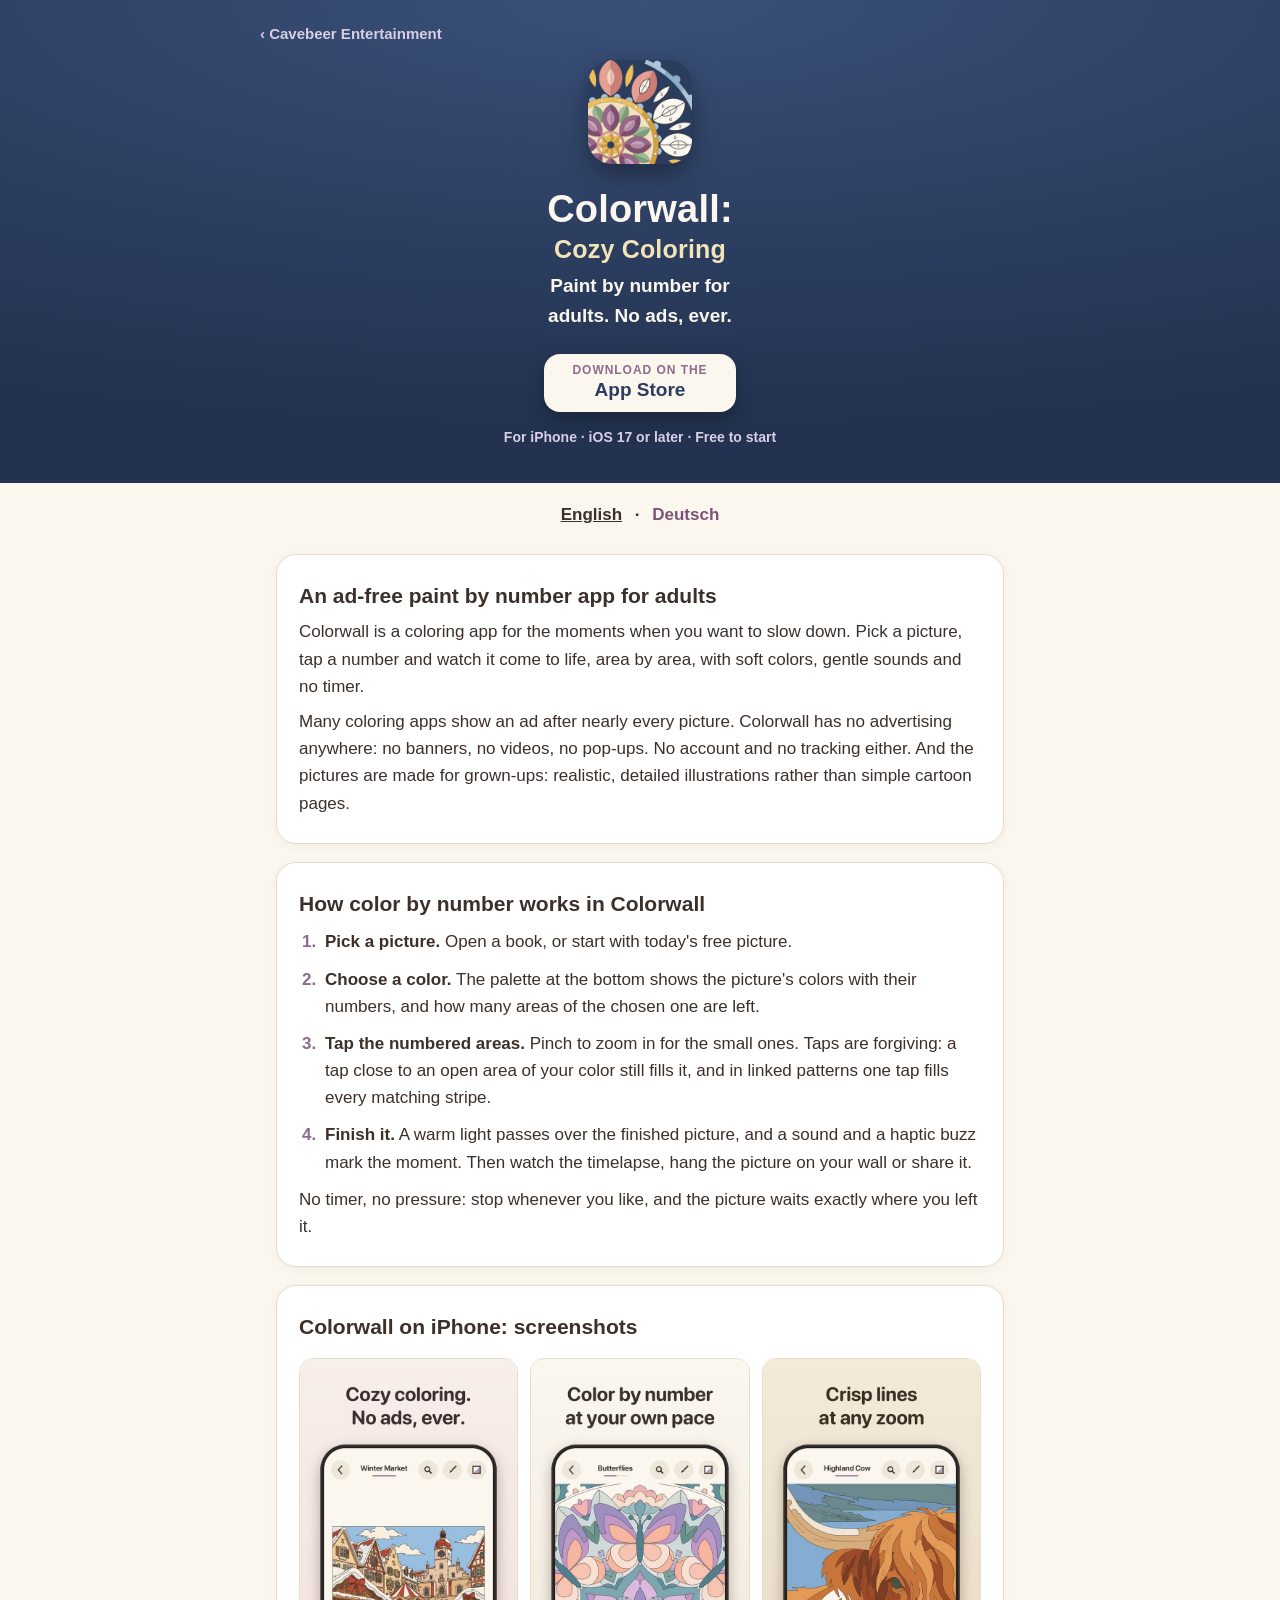
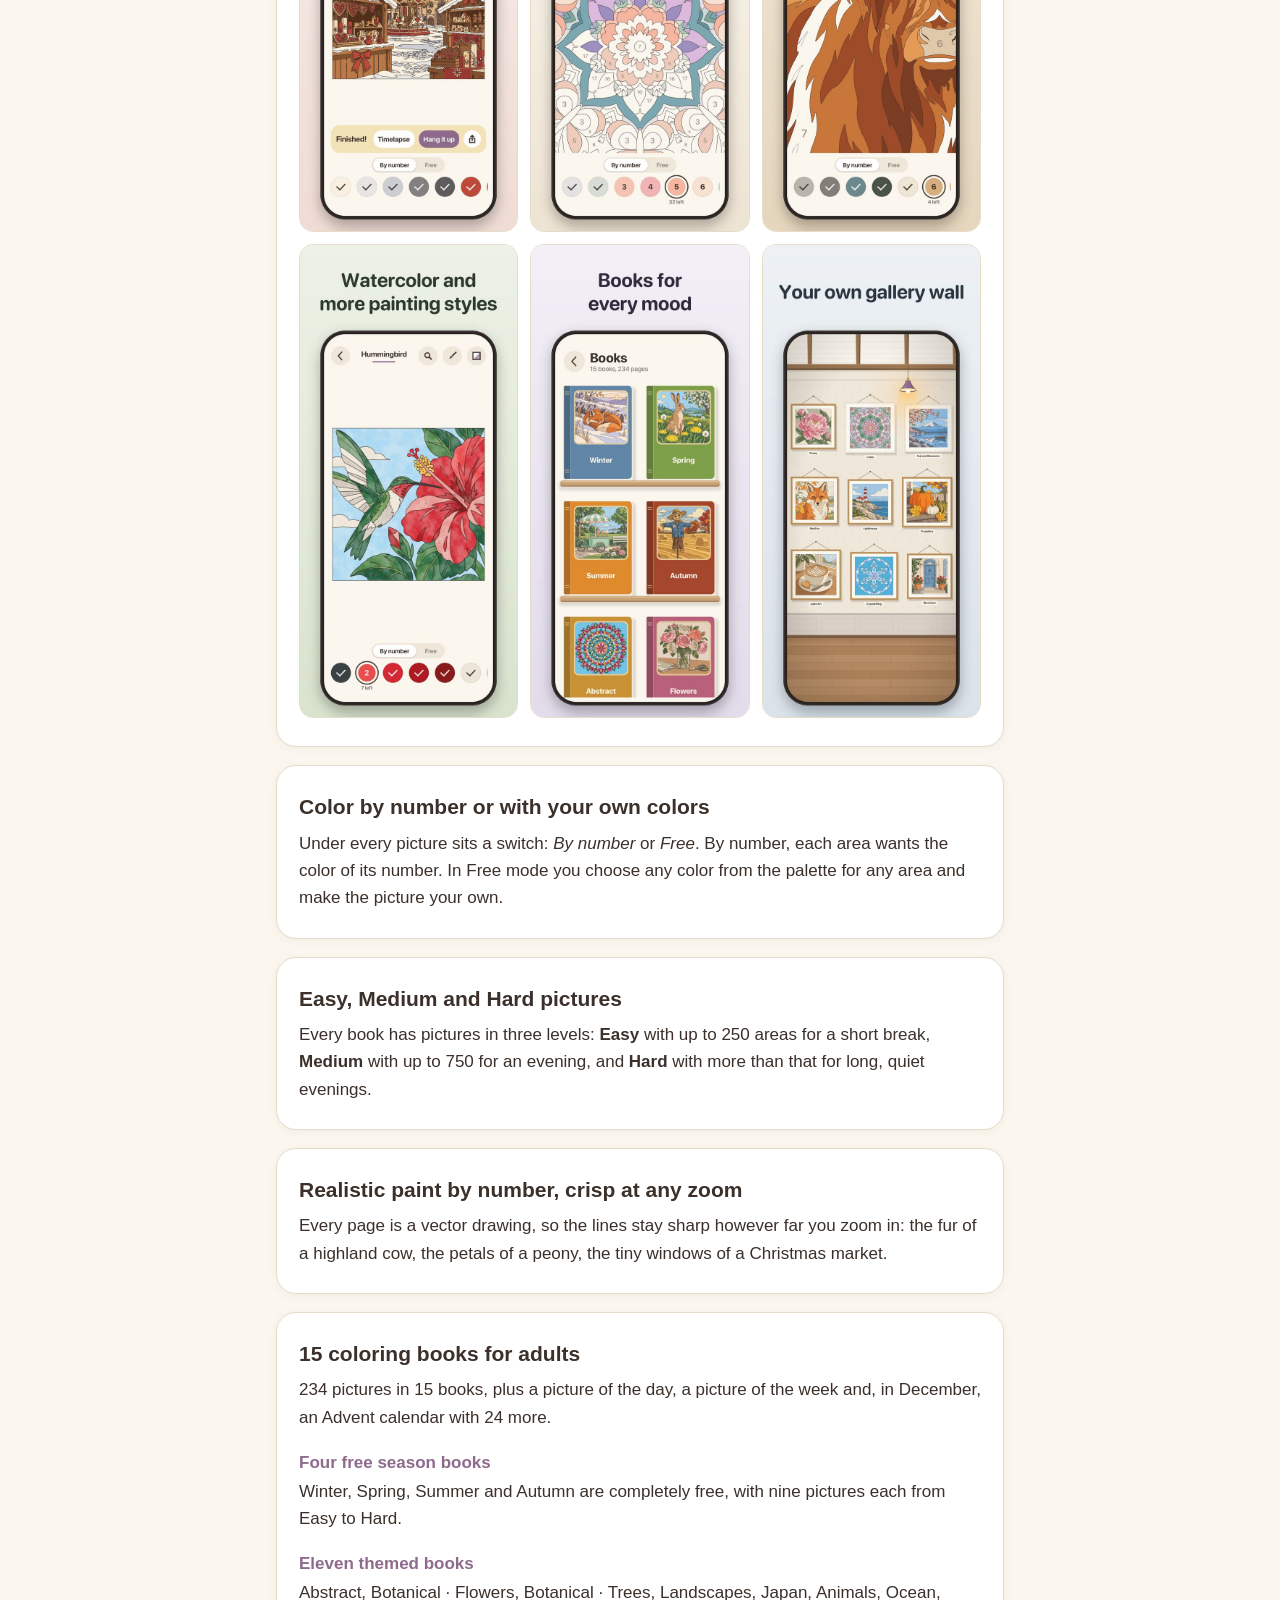
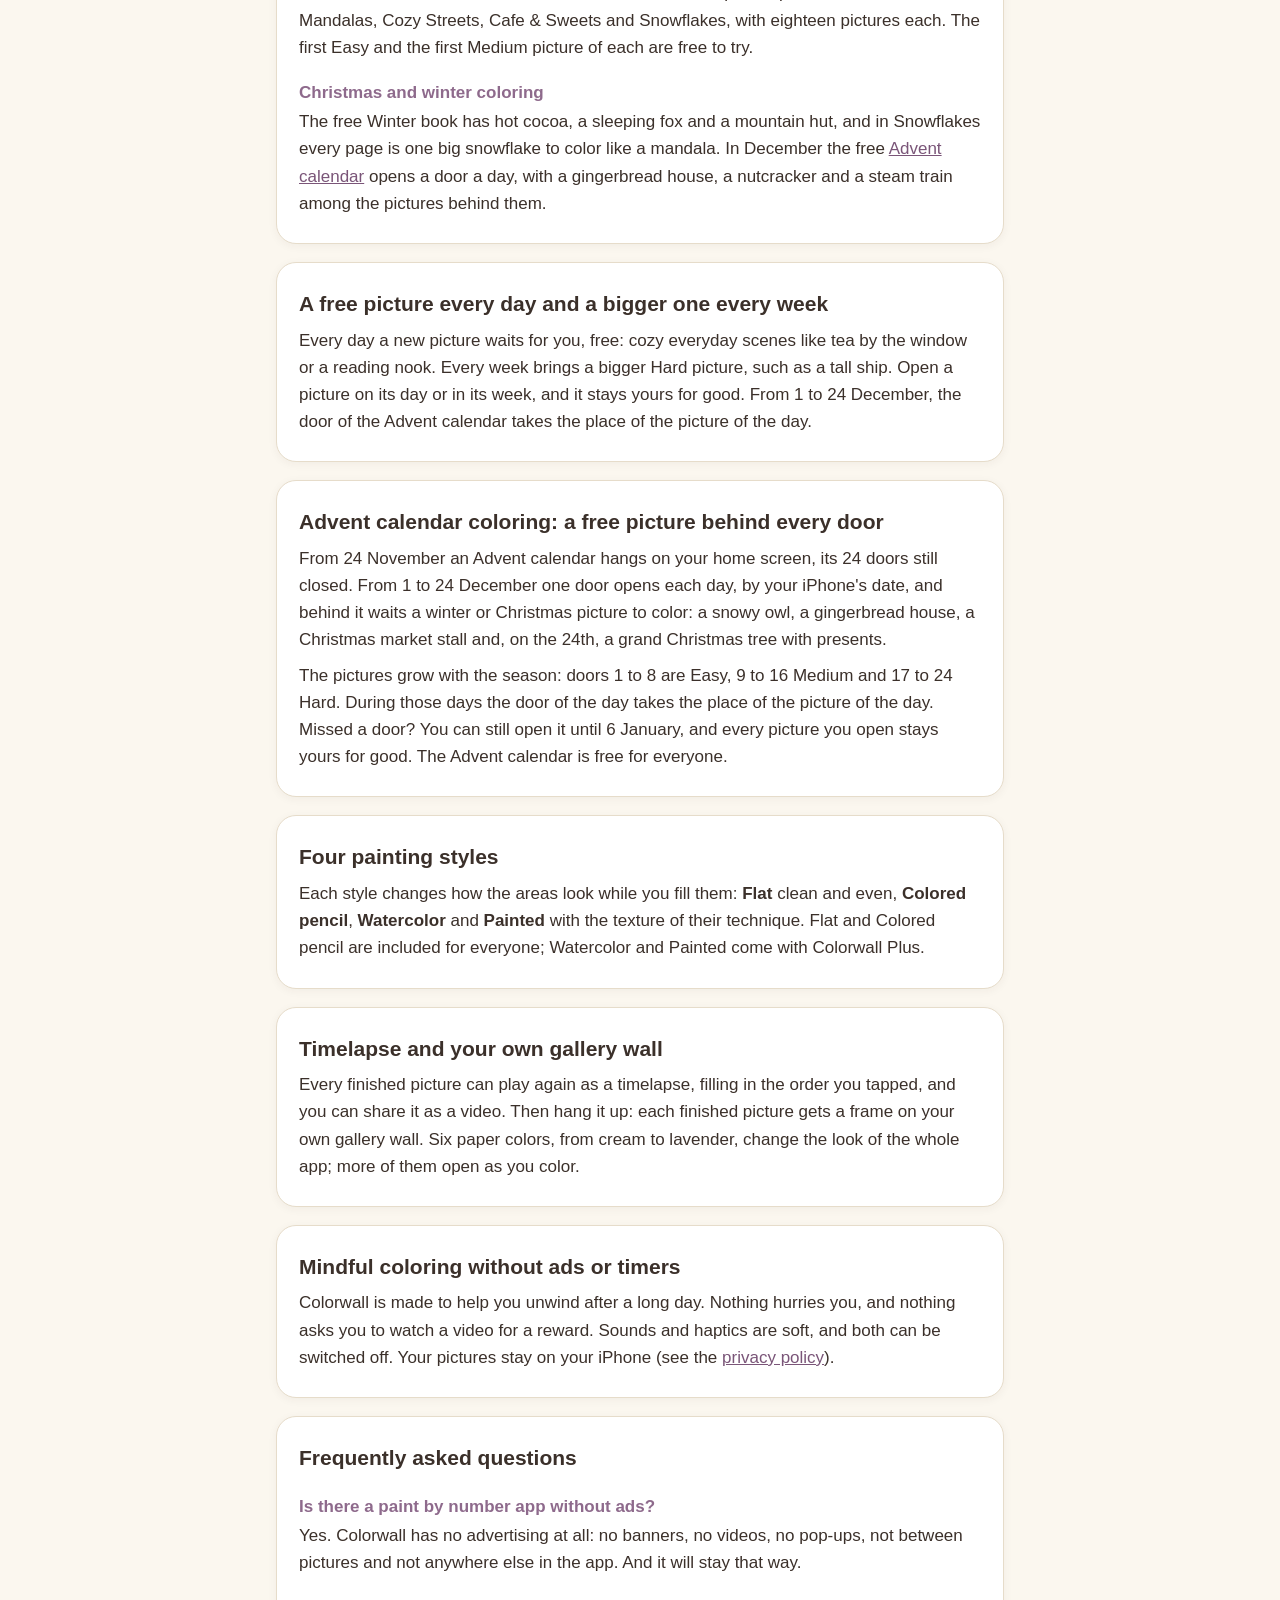
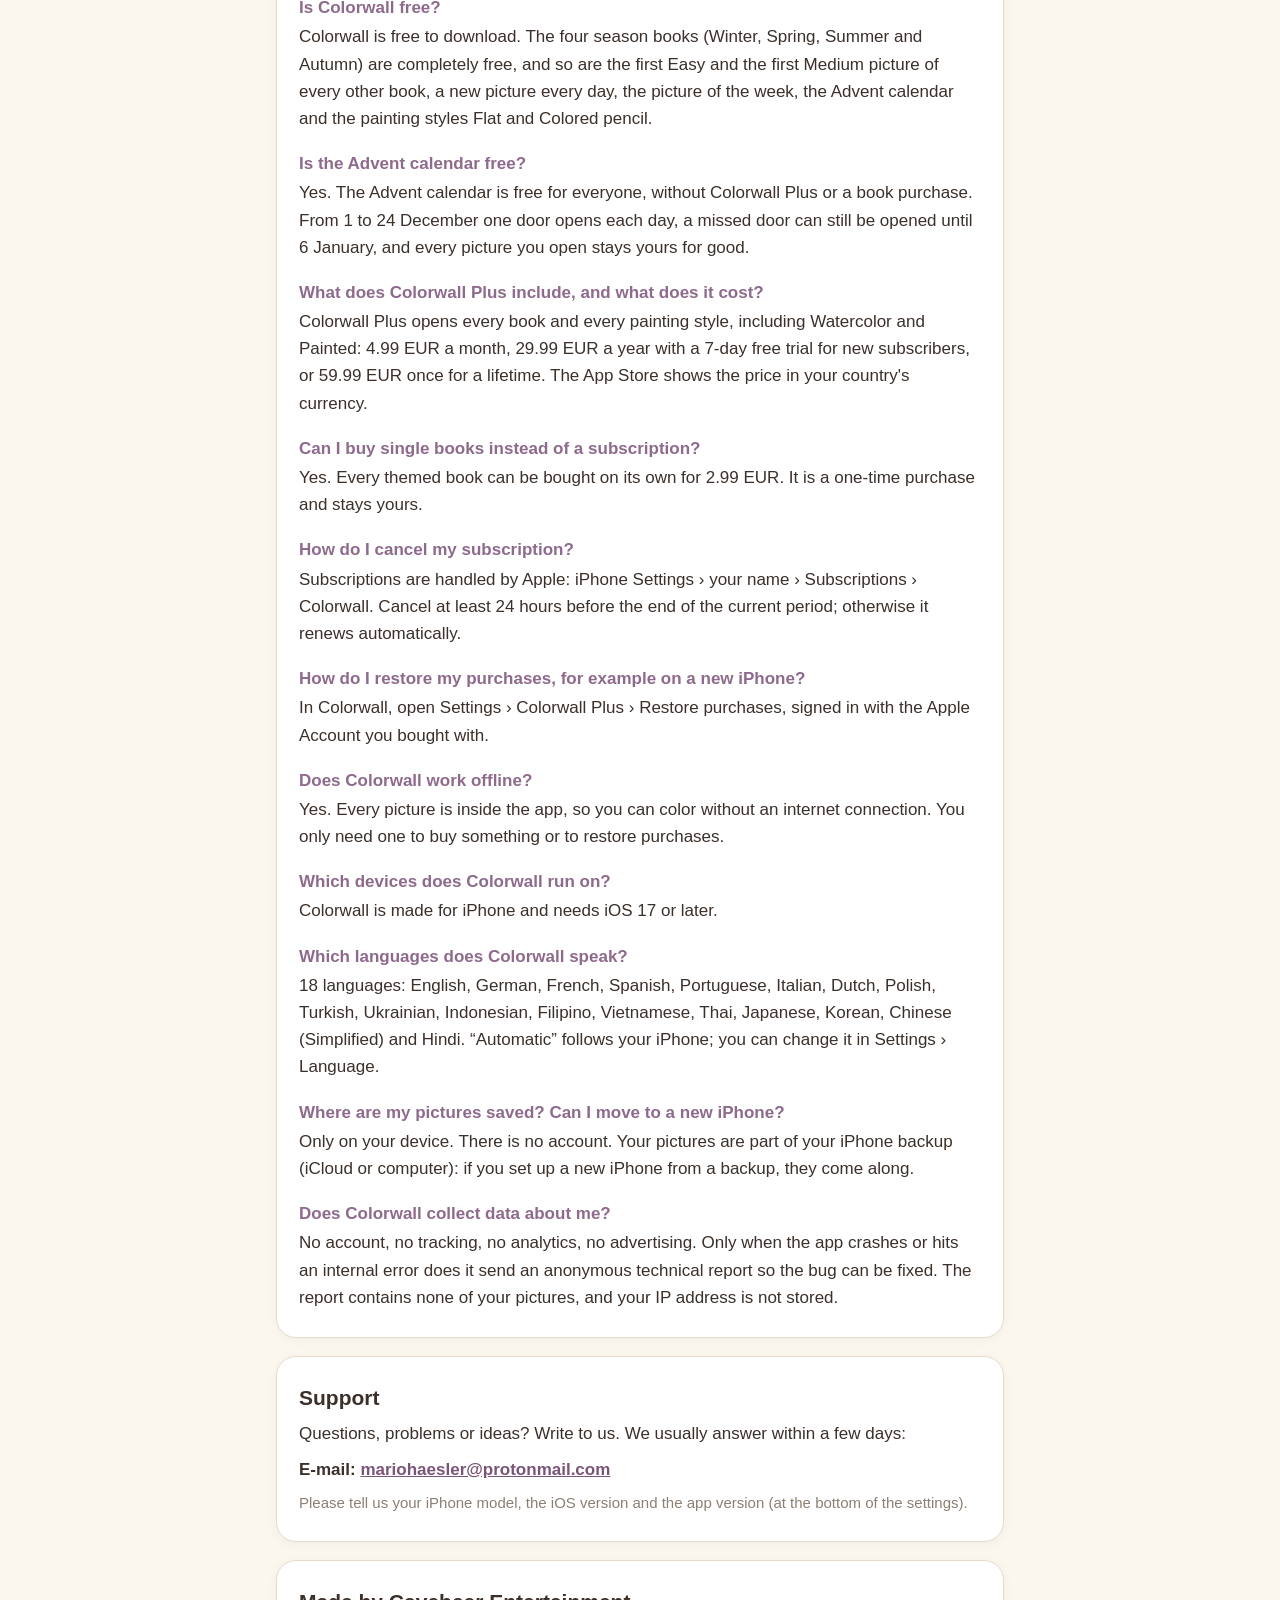
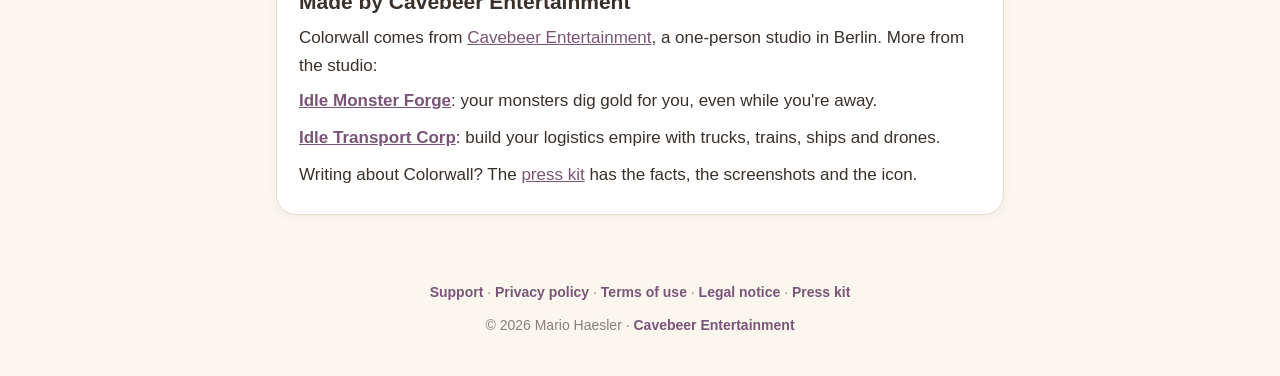
<file: index.html>
<!doctype html>
<html lang="en">
<head>
<meta charset="utf-8">
<meta name="viewport" content="width=device-width, initial-scale=1">
<script>if (location.hash === "#de") location.replace("de/");</script>
<title>Colorwall: Ad-Free Paint by Number for Adults on iPhone</title>
<meta name="description" content="Colorwall is a cozy paint by number app for adults on iPhone: no ads, no account, realistic pictures, four free season books and a free picture every day.">
<link rel="canonical" href="https://mario-coder-apps.github.io/colorwall-legal/">
<link rel="alternate" hreflang="en" href="https://mario-coder-apps.github.io/colorwall-legal/">
<link rel="alternate" hreflang="de" href="https://mario-coder-apps.github.io/colorwall-legal/de/">
<link rel="alternate" hreflang="x-default" href="https://mario-coder-apps.github.io/colorwall-legal/">
<meta name="theme-color" content="#2b3d5e">
<meta name="apple-itunes-app" content="app-id=6830637527">
<link rel="icon" href="favicon.png">
<link rel="apple-touch-icon" href="icon.png">
<link rel="stylesheet" href="style.css?v=2">
<meta property="og:type" content="website">
<meta property="og:site_name" content="Cavebeer Entertainment">
<meta property="og:title" content="Colorwall: Cozy Coloring | Ad-free paint by number for iPhone">
<meta property="og:description" content="Paint by number for adults, with no ads at all: realistic pictures in 15 books, four free season books, a new free picture every day and a free Advent calendar.">
<meta property="og:url" content="https://mario-coder-apps.github.io/colorwall-legal/">
<meta property="og:image" content="https://mario-coder-apps.github.io/colorwall-legal/og.jpg">
<meta property="og:image:width" content="1200">
<meta property="og:image:height" content="630">
<meta property="og:image:alt" content="The Colorwall icon and wordmark next to three iPhone screenshots: a Christmas market stall, a butterfly mandala and a watercolor hummingbird">
<meta property="og:locale" content="en_US">
<meta property="og:locale:alternate" content="de_DE">
<meta name="twitter:card" content="summary_large_image">
<meta name="twitter:title" content="Colorwall: Cozy Coloring | Ad-free paint by number for iPhone">
<meta name="twitter:description" content="Paint by number for adults, with no ads at all: realistic pictures in 15 books, four free season books, a new free picture every day and a free Advent calendar.">
<meta name="twitter:image" content="https://mario-coder-apps.github.io/colorwall-legal/og.jpg">
<meta name="twitter:image:alt" content="The Colorwall icon and wordmark next to three iPhone screenshots">
<!-- ld:start -->
<script type="application/ld+json">
{
 "@context": "https://schema.org",
 "@type": "MobileApplication",
 "@id": "https://mario-coder-apps.github.io/colorwall-legal/#app",
 "name": "Colorwall: Cozy Coloring",
 "alternateName": "Colorwall",
 "operatingSystem": "iOS",
 "softwareRequirements": "iOS 17.0 or later",
 "applicationCategory": "EntertainmentApplication",
 "description": "Colorwall is an ad-free paint by number app for adults on iPhone: realistic, detailed pictures in 15 books, four free season books, a free picture every day, a bigger one every week and a free Advent calendar in December. No account, no tracking.",
 "url": "https://mario-coder-apps.github.io/colorwall-legal/",
 "image": "https://mario-coder-apps.github.io/colorwall-legal/icon.png",
 "screenshot": [
  "https://mario-coder-apps.github.io/colorwall-legal/img/en-finished-winter-market.jpg",
  "https://mario-coder-apps.github.io/colorwall-legal/img/en-color-by-number-butterfly-mandala.jpg",
  "https://mario-coder-apps.github.io/colorwall-legal/img/en-zoom-highland-cow.jpg",
  "https://mario-coder-apps.github.io/colorwall-legal/img/en-watercolor-hummingbird.jpg",
  "https://mario-coder-apps.github.io/colorwall-legal/img/en-coloring-books-shelf.jpg",
  "https://mario-coder-apps.github.io/colorwall-legal/img/en-gallery-wall.jpg"
 ],
 "downloadUrl": "https://apps.apple.com/app/id6830637527",
 "installUrl": "https://apps.apple.com/app/id6830637527",
 "datePublished": "2026-11-19",
 "offers": {
  "@type": "Offer",
  "price": "0",
  "priceCurrency": "EUR"
 },
 "inLanguage": [
  "en",
  "de",
  "fr",
  "es",
  "pt",
  "it",
  "nl",
  "pl",
  "tr",
  "uk",
  "id",
  "tl",
  "vi",
  "th",
  "ja",
  "ko",
  "zh-Hans",
  "hi"
 ],
 "publisher": {
  "@type": "Organization",
  "name": "Cavebeer Entertainment",
  "url": "https://mario-coder-apps.github.io/"
 }
}
</script>
<script type="application/ld+json">
{
 "@context": "https://schema.org",
 "@type": "FAQPage",
 "inLanguage": "en",
 "url": "https://mario-coder-apps.github.io/colorwall-legal/",
 "mainEntity": [
  {
   "@type": "Question",
   "name": "Is there a paint by number app without ads?",
   "acceptedAnswer": {
    "@type": "Answer",
    "text": "Yes. Colorwall has no advertising at all: no banners, no videos, no pop-ups, not between pictures and not anywhere else in the app. And it will stay that way."
   }
  },
  {
   "@type": "Question",
   "name": "Is Colorwall free?",
   "acceptedAnswer": {
    "@type": "Answer",
    "text": "Colorwall is free to download. The four season books (Winter, Spring, Summer and Autumn) are completely free, and so are the first Easy and the first Medium picture of every other book, a new picture every day, the picture of the week, the Advent calendar and the painting styles Flat and Colored pencil."
   }
  },
  {
   "@type": "Question",
   "name": "Is the Advent calendar free?",
   "acceptedAnswer": {
    "@type": "Answer",
    "text": "Yes. The Advent calendar is free for everyone, without Colorwall Plus or a book purchase. From 1 to 24 December one door opens each day, a missed door can still be opened until 6 January, and every picture you open stays yours for good."
   }
  },
  {
   "@type": "Question",
   "name": "What does Colorwall Plus include, and what does it cost?",
   "acceptedAnswer": {
    "@type": "Answer",
    "text": "Colorwall Plus opens every book and every painting style, including Watercolor and Painted: 4.99 EUR a month, 29.99 EUR a year with a 7-day free trial for new subscribers, or 59.99 EUR once for a lifetime. The App Store shows the price in your country's currency."
   }
  },
  {
   "@type": "Question",
   "name": "Can I buy single books instead of a subscription?",
   "acceptedAnswer": {
    "@type": "Answer",
    "text": "Yes. Every themed book can be bought on its own for 2.99 EUR. It is a one-time purchase and stays yours."
   }
  },
  {
   "@type": "Question",
   "name": "How do I cancel my subscription?",
   "acceptedAnswer": {
    "@type": "Answer",
    "text": "Subscriptions are handled by Apple: iPhone Settings › your name › Subscriptions › Colorwall. Cancel at least 24 hours before the end of the current period; otherwise it renews automatically."
   }
  },
  {
   "@type": "Question",
   "name": "How do I restore my purchases, for example on a new iPhone?",
   "acceptedAnswer": {
    "@type": "Answer",
    "text": "In Colorwall, open Settings › Colorwall Plus › Restore purchases, signed in with the Apple Account you bought with."
   }
  },
  {
   "@type": "Question",
   "name": "Does Colorwall work offline?",
   "acceptedAnswer": {
    "@type": "Answer",
    "text": "Yes. Every picture is inside the app, so you can color without an internet connection. You only need one to buy something or to restore purchases."
   }
  },
  {
   "@type": "Question",
   "name": "Which devices does Colorwall run on?",
   "acceptedAnswer": {
    "@type": "Answer",
    "text": "Colorwall is made for iPhone and needs iOS 17 or later."
   }
  },
  {
   "@type": "Question",
   "name": "Which languages does Colorwall speak?",
   "acceptedAnswer": {
    "@type": "Answer",
    "text": "18 languages: English, German, French, Spanish, Portuguese, Italian, Dutch, Polish, Turkish, Ukrainian, Indonesian, Filipino, Vietnamese, Thai, Japanese, Korean, Chinese (Simplified) and Hindi. “Automatic” follows your iPhone; you can change it in Settings › Language."
   }
  },
  {
   "@type": "Question",
   "name": "Where are my pictures saved? Can I move to a new iPhone?",
   "acceptedAnswer": {
    "@type": "Answer",
    "text": "Only on your device. There is no account. Your pictures are part of your iPhone backup (iCloud or computer): if you set up a new iPhone from a backup, they come along."
   }
  },
  {
   "@type": "Question",
   "name": "Does Colorwall collect data about me?",
   "acceptedAnswer": {
    "@type": "Answer",
    "text": "No account, no tracking, no analytics, no advertising. Only when the app crashes or hits an internal error does it send an anonymous technical report so the bug can be fixed. The report contains none of your pictures, and your IP address is not stored."
   }
  }
 ]
}
</script>
<!-- ld:end -->
</head>
<body>
<header class="hero">
  <a class="studio-back" href="../">&lsaquo; Cavebeer Entertainment</a>
  <img src="icon.png" width="104" height="104" alt="Colorwall app icon: a mandala colored by number">
  <h1>Colorwall: <span class="sub">Cozy Coloring</span></h1>
  <p class="pitch">Paint by number for adults. No ads, ever.</p>
  <a class="store-btn" id="store" href="https://apps.apple.com/app/id6830637527"><small>Download on the</small> <span>App Store</span></a>
  <div class="iab" id="iab" hidden>
    <div class="iab-arrow" aria-hidden="true">&#8599;</div>
    <p class="iab-title">This browser can't open the App Store</p>
    <ol>
      <li>Tap <strong>&bull;&bull;&bull;</strong> in the top right corner</li>
      <li>Choose <strong>Open in browser</strong></li>
      <li>Tap <strong>Download on the App Store</strong> there</li>
    </ol>
    <button class="iab-button" type="button" id="copy-link">Or copy the App Store link</button>
  </div>
  <p class="platform">For iPhone · iOS 17 or later · Free to start</p>
</header>
<nav class="lang" aria-label="Language"><a class="on" href="./" hreflang="en" lang="en" aria-current="page">English</a> · <a href="de/" hreflang="de" lang="de">Deutsch</a></nav>
<main>

<section class="card" id="about">
  <h2>An ad-free paint by number app for adults</h2>
  <p>Colorwall is a coloring app for the moments when you want to slow down. Pick a picture, tap a number and watch it
  come to life, area by area, with soft colors, gentle sounds and no timer.</p>
  <p>Many coloring apps show an ad after nearly every picture. Colorwall has no advertising anywhere: no banners, no
  videos, no pop-ups. No account and no tracking either. And the pictures are made for grown-ups: realistic, detailed
  illustrations rather than simple cartoon pages.</p>
</section>

<section class="card" id="how-it-works">
  <h2>How color by number works in Colorwall</h2>
  <ol class="steps">
    <li><strong>Pick a picture.</strong> Open a book, or start with today's free picture.</li>
    <li><strong>Choose a color.</strong> The palette at the bottom shows the picture's colors with their numbers, and
    how many areas of the chosen one are left.</li>
    <li><strong>Tap the numbered areas.</strong> Pinch to zoom in for the small ones. Taps are forgiving: a tap close
    to an open area of your color still fills it, and in linked patterns one tap fills every matching stripe.</li>
    <li><strong>Finish it.</strong> A warm light passes over the finished picture, and a sound and a haptic buzz mark
    the moment. Then watch the timelapse, hang the picture on your wall or share it.</li>
  </ol>
  <p>No timer, no pressure: stop whenever you like, and the picture waits exactly where you left it.</p>
</section>

<section class="card" id="screenshots">
  <h2>Colorwall on iPhone: screenshots</h2>
  <ul class="shots">
    <li><img src="img/en-finished-winter-market.jpg" width="600" height="1304" loading="lazy" alt="A finished winter market from the free Winter book, with the buttons Timelapse, Hang it up and Share"></li>
    <li><img src="img/en-color-by-number-butterfly-mandala.jpg" width="600" height="1304" loading="lazy" alt="A butterfly mandala half colored by number, with the numbered color palette below"></li>
    <li><img src="img/en-zoom-highland-cow.jpg" width="600" height="1304" loading="lazy" alt="A highland cow zoomed in four times: the fine lines of its fringe stay crisp"></li>
    <li><img src="img/en-watercolor-hummingbird.jpg" width="600" height="1304" loading="lazy" alt="A hummingbird at a red hibiscus flower in the Watercolor painting style"></li>
    <li><img src="img/en-coloring-books-shelf.jpg" width="600" height="1304" loading="lazy" alt="The book shelf: the free Winter, Spring, Summer and Autumn books, then Christmas and Abstract"></li>
    <li><img src="img/en-gallery-wall.jpg" width="600" height="1304" loading="lazy" alt="The gallery wall with nine finished pictures in frames"></li>
  </ul>
</section>

<section class="card" id="free-coloring">
  <h2>Color by number or with your own colors</h2>
  <p>Under every picture sits a switch: <em>By number</em> or <em>Free</em>. By number, each area wants the color of
  its number. In Free mode you choose any color from the palette for any area and make the picture your own.</p>
</section>

<section class="card" id="levels">
  <h2>Easy, Medium and Hard pictures</h2>
  <p>Every book has pictures in three levels: <strong>Easy</strong> with up to 250 areas for a short break,
  <strong>Medium</strong> with up to 750 for an evening, and <strong>Hard</strong> with more than that for long, quiet
  evenings.</p>
</section>

<section class="card" id="realistic">
  <h2>Realistic paint by number, crisp at any zoom</h2>
  <p>Every page is a vector drawing, so the lines stay sharp however far you zoom in: the fur of a highland cow, the
  petals of a peony, the tiny windows of a Christmas market.</p>
</section>

<section class="card" id="books">
  <h2>15 coloring books for adults</h2>
  <p>234 pictures in 15 books, plus a picture of the day, a picture of the week and, in December, an Advent calendar
  with 24 more.</p>
  <h3>Four free season books</h3>
  <p>Winter, Spring, Summer and Autumn are completely free, with nine pictures each from Easy to Hard.</p>
  <h3>Eleven themed books</h3>
  <p>Abstract, Botanical · Flowers, Botanical · Trees, Landscapes, Japan, Animals, Ocean, Mandalas, Cozy Streets,
  Cafe &amp; Sweets and Snowflakes, with eighteen pictures each. The first Easy and the first Medium picture
  of each are free to try.</p>
  <h3>Christmas and winter coloring</h3>
  <p>The free Winter book has hot cocoa, a sleeping fox and a mountain hut, and in Snowflakes every page is one big
  snowflake to color like a mandala. In December the free <a href="#advent">Advent calendar</a> opens a door a day,
  with a gingerbread house, a nutcracker and a steam train among the pictures behind them.</p>
</section>

<section class="card" id="daily">
  <h2>A free picture every day and a bigger one every week</h2>
  <p>Every day a new picture waits for you, free: cozy everyday scenes like tea by the window or a reading nook. Every
  week brings a bigger Hard picture, such as a tall ship. Open a picture on its day or in its week, and it stays
  yours for good. From 1 to 24 December, the door of the Advent calendar takes the place of the picture of the day.</p>
</section>

<section class="card" id="advent">
  <h2>Advent calendar coloring: a free picture behind every door</h2>
  <p>From 24 November an Advent calendar hangs on your home screen, its 24 doors still closed. From 1 to 24 December
  one door opens each day, by your iPhone's date, and behind it waits a winter or Christmas picture to color: a snowy
  owl, a gingerbread house, a Christmas market stall and, on the 24th, a grand Christmas tree with presents.</p>
  <p>The pictures grow with the season: doors 1 to 8 are Easy, 9 to 16 Medium and 17 to 24 Hard. During those days
  the door of the day takes the place of the picture of the day. Missed a door? You can still open it until 6 January,
  and every picture you open stays yours for good. The Advent calendar is free for everyone.</p>
</section>

<section class="card" id="styles">
  <h2>Four painting styles</h2>
  <p>Each style changes how the areas look while you fill them: <strong>Flat</strong> clean and even,
  <strong>Colored pencil</strong>, <strong>Watercolor</strong> and <strong>Painted</strong> with the texture of their
  technique. Flat and Colored pencil are included for everyone; Watercolor and Painted come with Colorwall Plus.</p>
</section>

<section class="card" id="gallery">
  <h2>Timelapse and your own gallery wall</h2>
  <p>Every finished picture can play again as a timelapse, filling in the order you tapped, and you can share it as a
  video. Then hang it up: each finished picture gets a frame on your own gallery wall. Six paper colors, from cream to
  lavender, change the look of the whole app; more of them open as you color.</p>
</section>

<section class="card" id="mindful">
  <h2>Mindful coloring without ads or timers</h2>
  <p>Colorwall is made to help you unwind after a long day. Nothing hurries you, and nothing asks you to watch a video
  for a reward. Sounds and haptics are soft, and both can be switched off. Your pictures stay on your iPhone (see the
  <a href="privacy.html#en">privacy policy</a>).</p>
</section>

<section class="card" id="faq">
  <h2>Frequently asked questions</h2>
  <h3>Is there a paint by number app without ads?</h3>
  <p>Yes. Colorwall has no advertising at all: no banners, no videos, no pop-ups, not between pictures and not
  anywhere else in the app. And it will stay that way.</p>
  <h3>Is Colorwall free?</h3>
  <p>Colorwall is free to download. The four season books (Winter, Spring, Summer and Autumn) are completely free, and
  so are the first Easy and the first Medium picture of every other book, a new picture every day, the picture of the
  week, the Advent calendar and the painting styles Flat and Colored pencil.</p>
  <h3>Is the Advent calendar free?</h3>
  <p>Yes. The Advent calendar is free for everyone, without Colorwall Plus or a book purchase. From 1 to 24 December
  one door opens each day, a missed door can still be opened until 6 January, and every picture you open stays yours
  for good.</p>
  <h3>What does Colorwall Plus include, and what does it cost?</h3>
  <p>Colorwall Plus opens every book and every painting style, including Watercolor and Painted: 4.99 EUR a month,
  29.99 EUR a year with a 7-day free trial for new subscribers, or 59.99 EUR once for a lifetime. The App Store shows
  the price in your country's currency.</p>
  <h3>Can I buy single books instead of a subscription?</h3>
  <p>Yes. Every themed book can be bought on its own for 2.99 EUR. It is a one-time purchase and stays yours.</p>
  <h3>How do I cancel my subscription?</h3>
  <p>Subscriptions are handled by Apple: iPhone Settings › your name › Subscriptions › Colorwall. Cancel at least 24
  hours before the end of the current period; otherwise it renews automatically.</p>
  <h3>How do I restore my purchases, for example on a new iPhone?</h3>
  <p>In Colorwall, open Settings › Colorwall Plus › Restore purchases, signed in with the Apple Account you bought
  with.</p>
  <h3>Does Colorwall work offline?</h3>
  <p>Yes. Every picture is inside the app, so you can color without an internet connection. You only need one to buy
  something or to restore purchases.</p>
  <h3>Which devices does Colorwall run on?</h3>
  <p>Colorwall is made for iPhone and needs iOS 17 or later.</p>
  <h3>Which languages does Colorwall speak?</h3>
  <p>18 languages: English, German, French, Spanish, Portuguese, Italian, Dutch, Polish, Turkish, Ukrainian,
  Indonesian, Filipino, Vietnamese, Thai, Japanese, Korean, Chinese (Simplified) and Hindi. “Automatic” follows your
  iPhone; you can change it in Settings › Language.</p>
  <h3>Where are my pictures saved? Can I move to a new iPhone?</h3>
  <p>Only on your device. There is no account. Your pictures are part of your iPhone backup (iCloud or computer): if
  you set up a new iPhone from a backup, they come along.</p>
  <h3>Does Colorwall collect data about me?</h3>
  <p>No account, no tracking, no analytics, no advertising. Only when the app crashes or hits an internal error does it send an anonymous
  technical report so the bug can be fixed. The report contains none of your pictures, and your IP address is not stored.</p>
</section>

<section class="card" id="support">
  <h2>Support</h2>
  <p>Questions, problems or ideas? Write to us. We usually answer within a few days:</p>
  <p><strong>E-mail: <a href="mailto:mariohaesler@protonmail.com">mariohaesler@protonmail.com</a></strong></p>
  <p class="soft">Please tell us your iPhone model, the iOS version and the app version (at the bottom of the settings).</p>
</section>

<section class="card" id="studio">
  <h2>Made by Cavebeer Entertainment</h2>
  <p>Colorwall comes from <a href="../">Cavebeer Entertainment</a>, a one-person studio in Berlin. More from the
  studio:</p>
  <ul class="more">
    <li><a href="../idlemonsterforge-legal/">Idle Monster Forge</a>: your monsters dig gold for you, even while you're away.</li>
    <li><a href="../idletransportcorp-legal/">Idle Transport Corp</a>: build your logistics empire with trucks, trains, ships and drones.</li>
  </ul>
  <p>Writing about Colorwall? The <a href="press/">press kit</a> has the facts, the screenshots and the icon.</p>
</section>

</main>
<footer class="site">
  <a href="#support">Support</a> ·
  <a href="privacy.html#en">Privacy policy</a> ·
  <a href="terms.html#en">Terms of use</a> ·
  <a href="impressum.html#en">Legal notice</a> ·
  <a href="press/">Press kit</a>
  <p>© 2026 Mario Haesler · <a href="../">Cavebeer Entertainment</a></p>
</footer>
<script>
  // TikTok, Instagram and Facebook open links in their own in-app browser, which shows a blank page for the App Store
  // (Apple answers an iPhone with a redirect to itms-appss://, which those browsers do not hand over). There the page
  // shows the way out through the browser's menu and the link to copy. "?iab" previews it in any browser.
  (function () {
    var ua = navigator.userAgent || "";
    var inApp = /Instagram|FBAN|FBAV|FB_IAB|TikTok|musical_ly|BytedanceWebview|Bytedance|Threads/i.test(ua);
    if (!inApp && !/[?&]iab\b/.test(location.search)) return;
    document.getElementById("iab").hidden = false;
    var store = document.getElementById("store");
    store.hidden = true;
    store.style.display = "none";
    var link = "https://apps.apple.com/app/id6830637527";
    var btn = document.getElementById("copy-link");
    btn.addEventListener("click", function () {
      var de = document.documentElement.lang === "de";
      var done = function () { btn.textContent = de ? "Kopiert. Öffne Safari und füge ihn ein" : "Copied. Open Safari and paste it"; };
      if (navigator.clipboard && navigator.clipboard.writeText) {
        navigator.clipboard.writeText(link).then(done, function () { prompt(de ? "Link kopieren:" : "Copy this link:", link); });
      } else {
        prompt(de ? "Link kopieren:" : "Copy this link:", link);
      }
    });
  })();
</script>
</body>
</html>
</file>
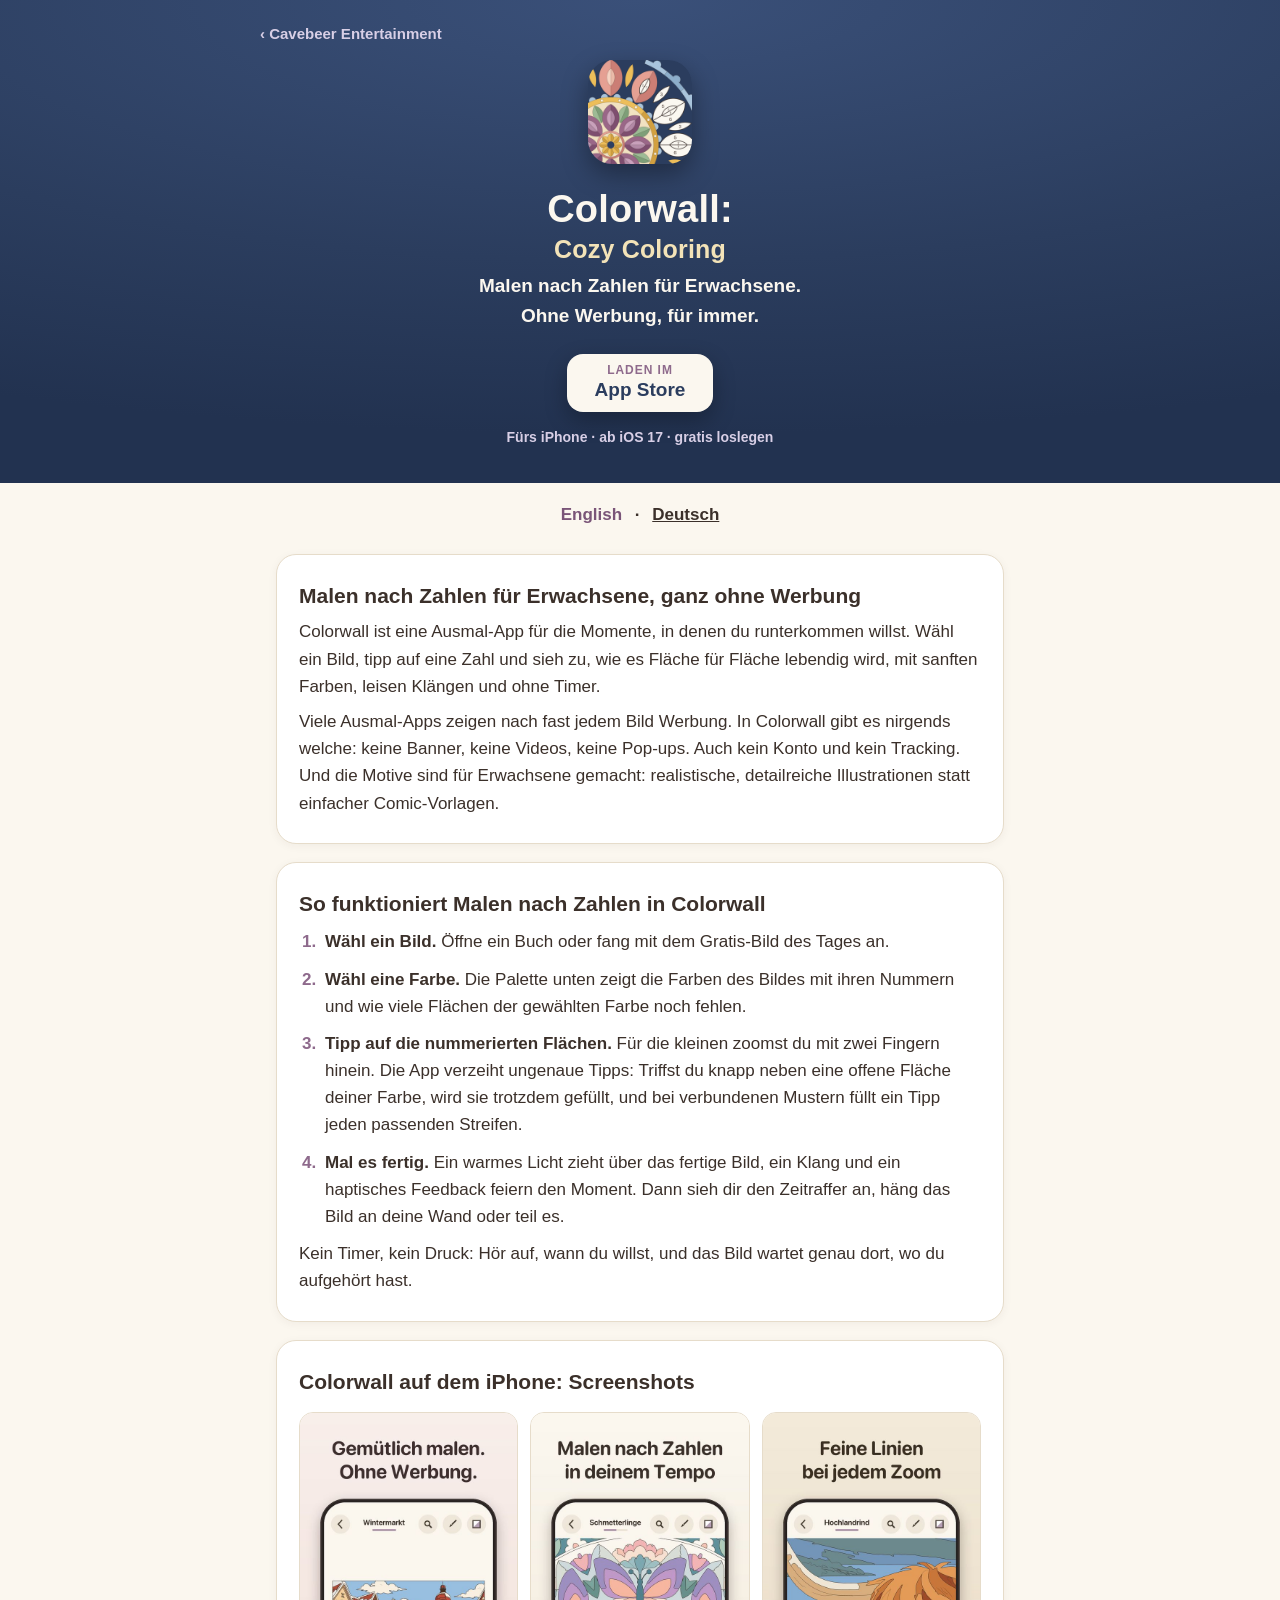
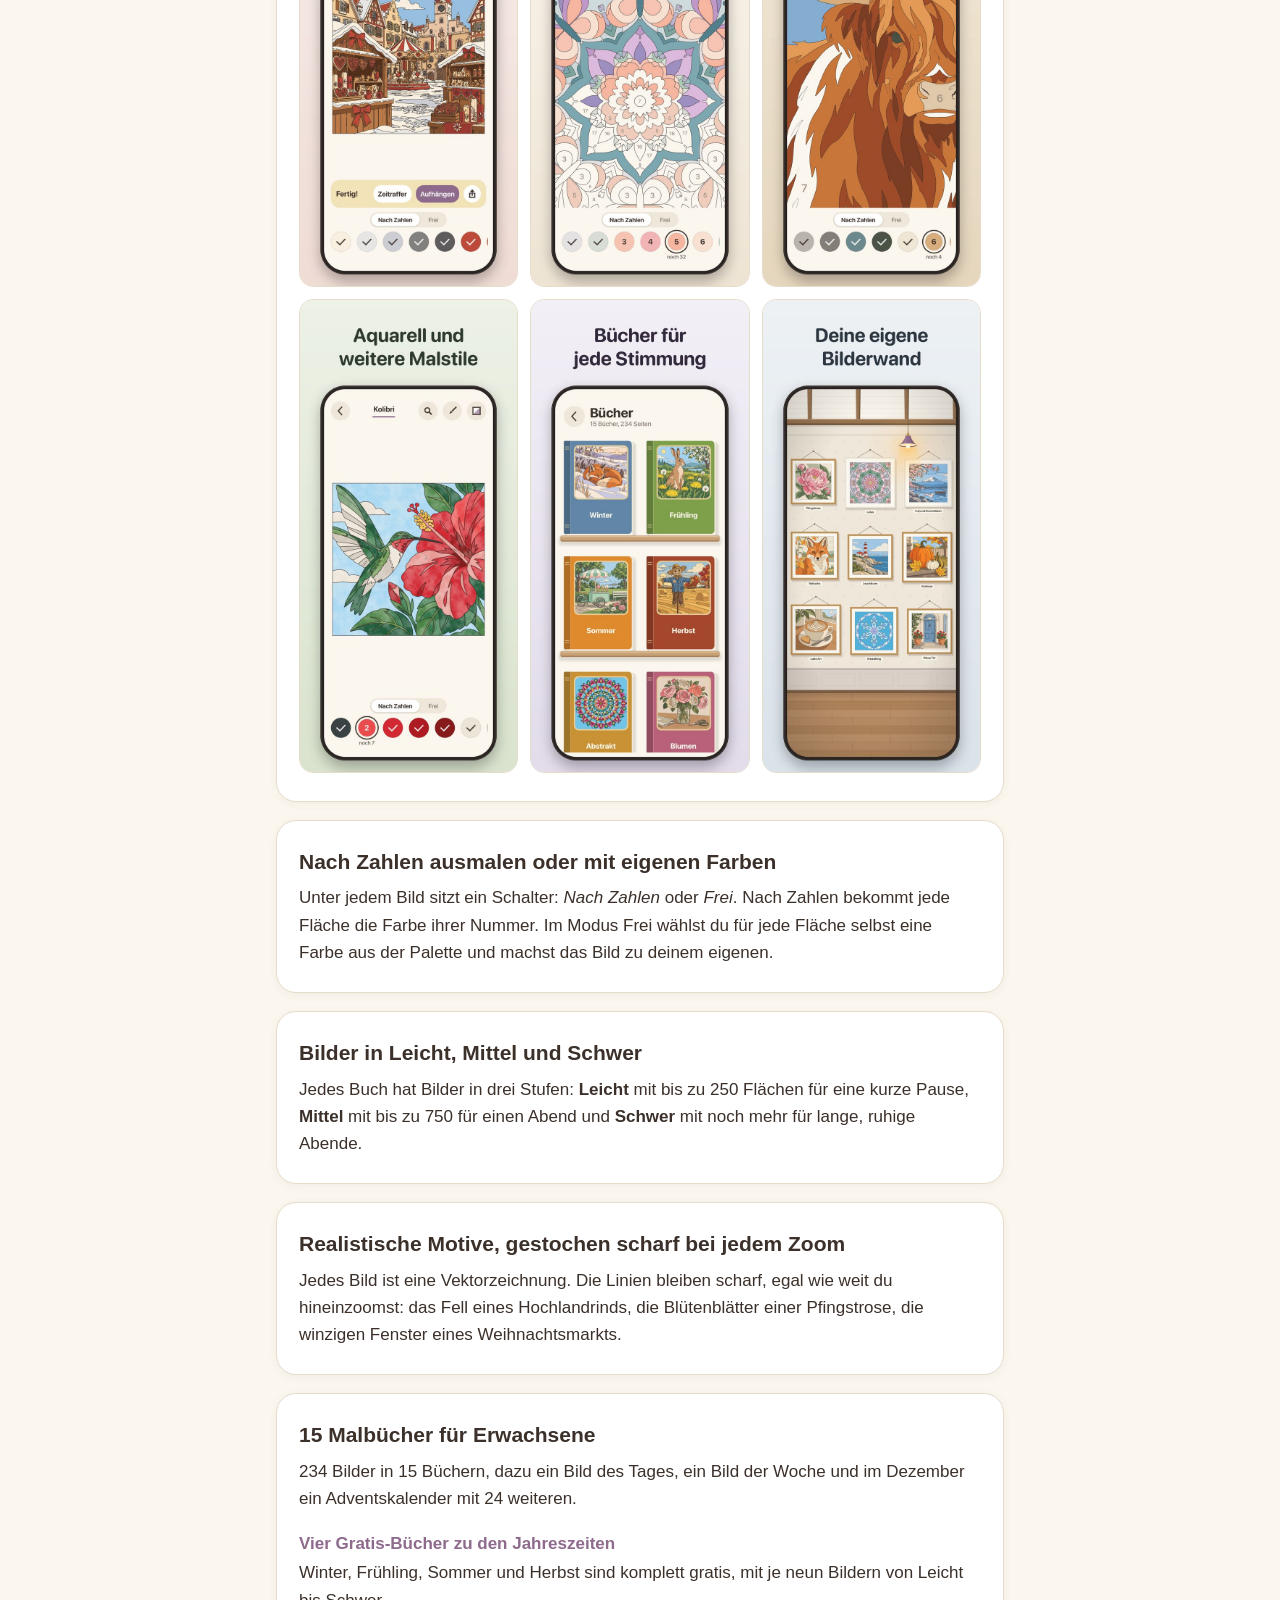
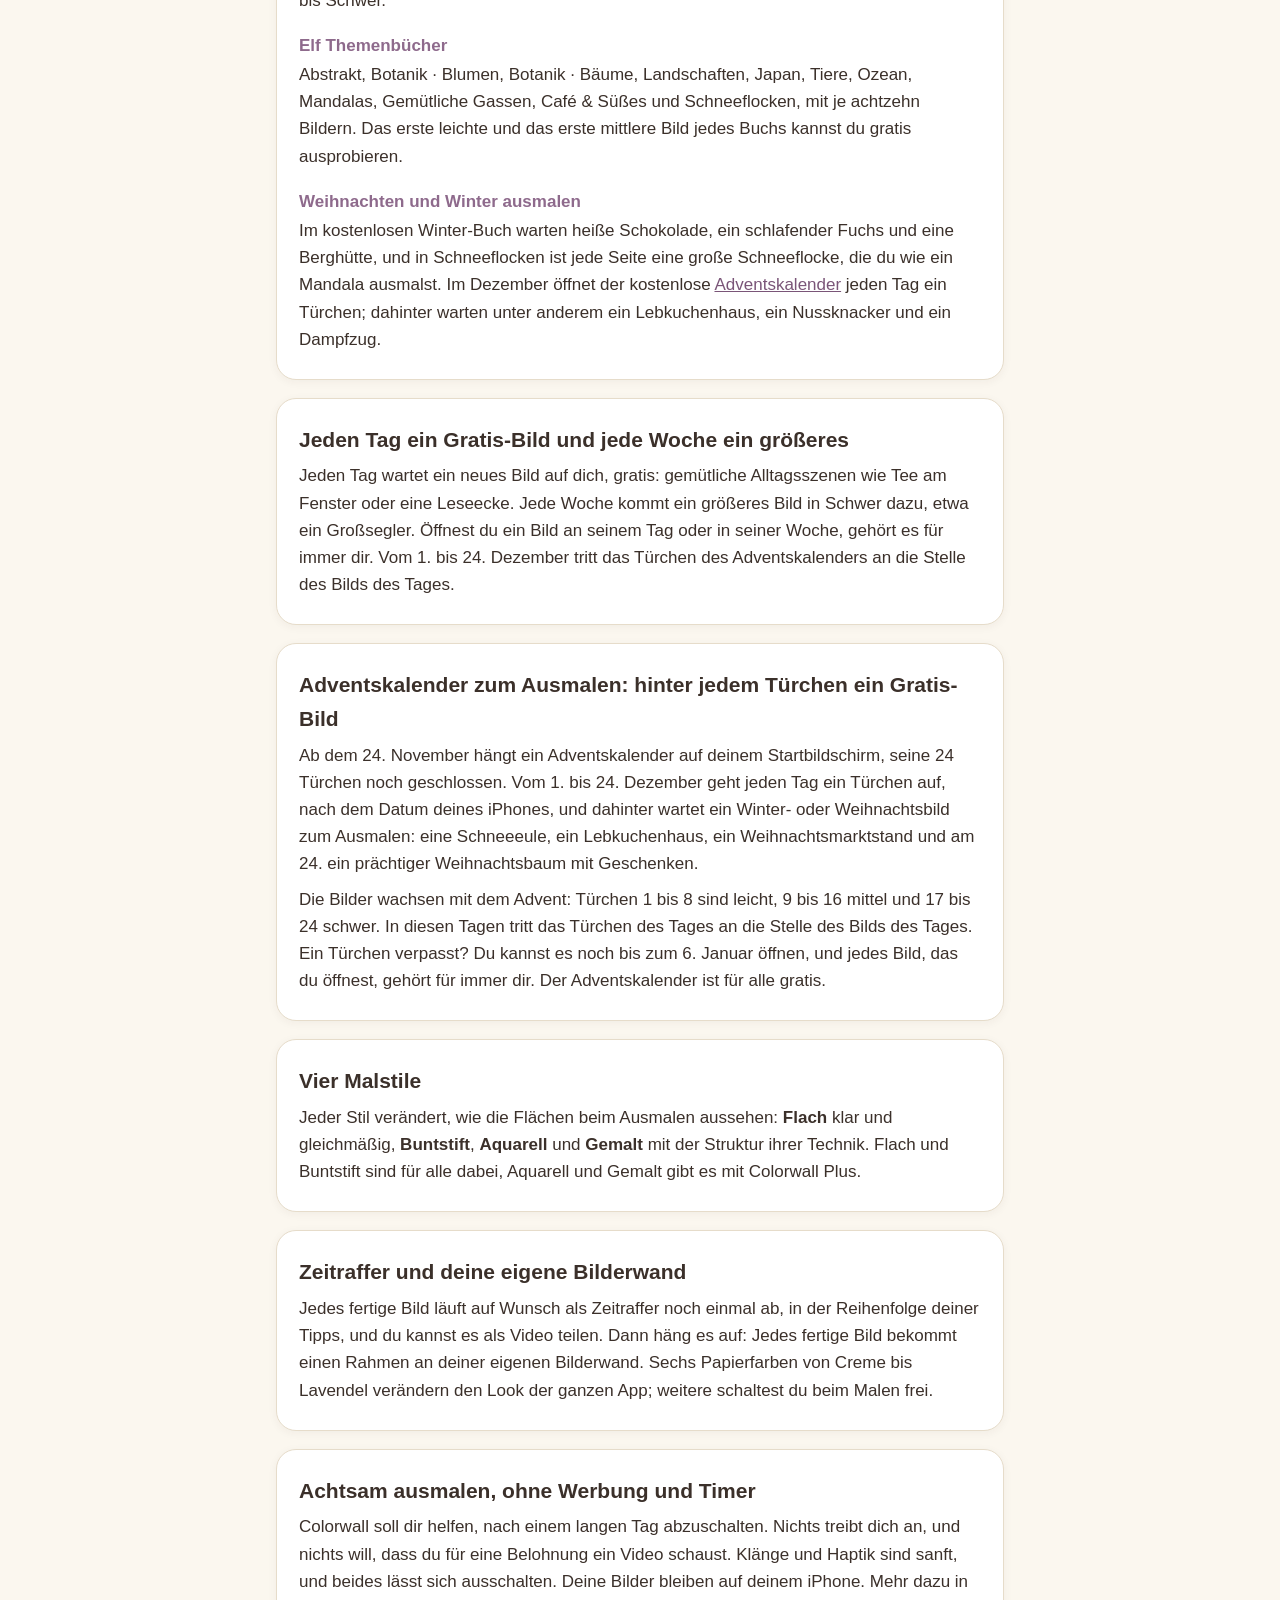
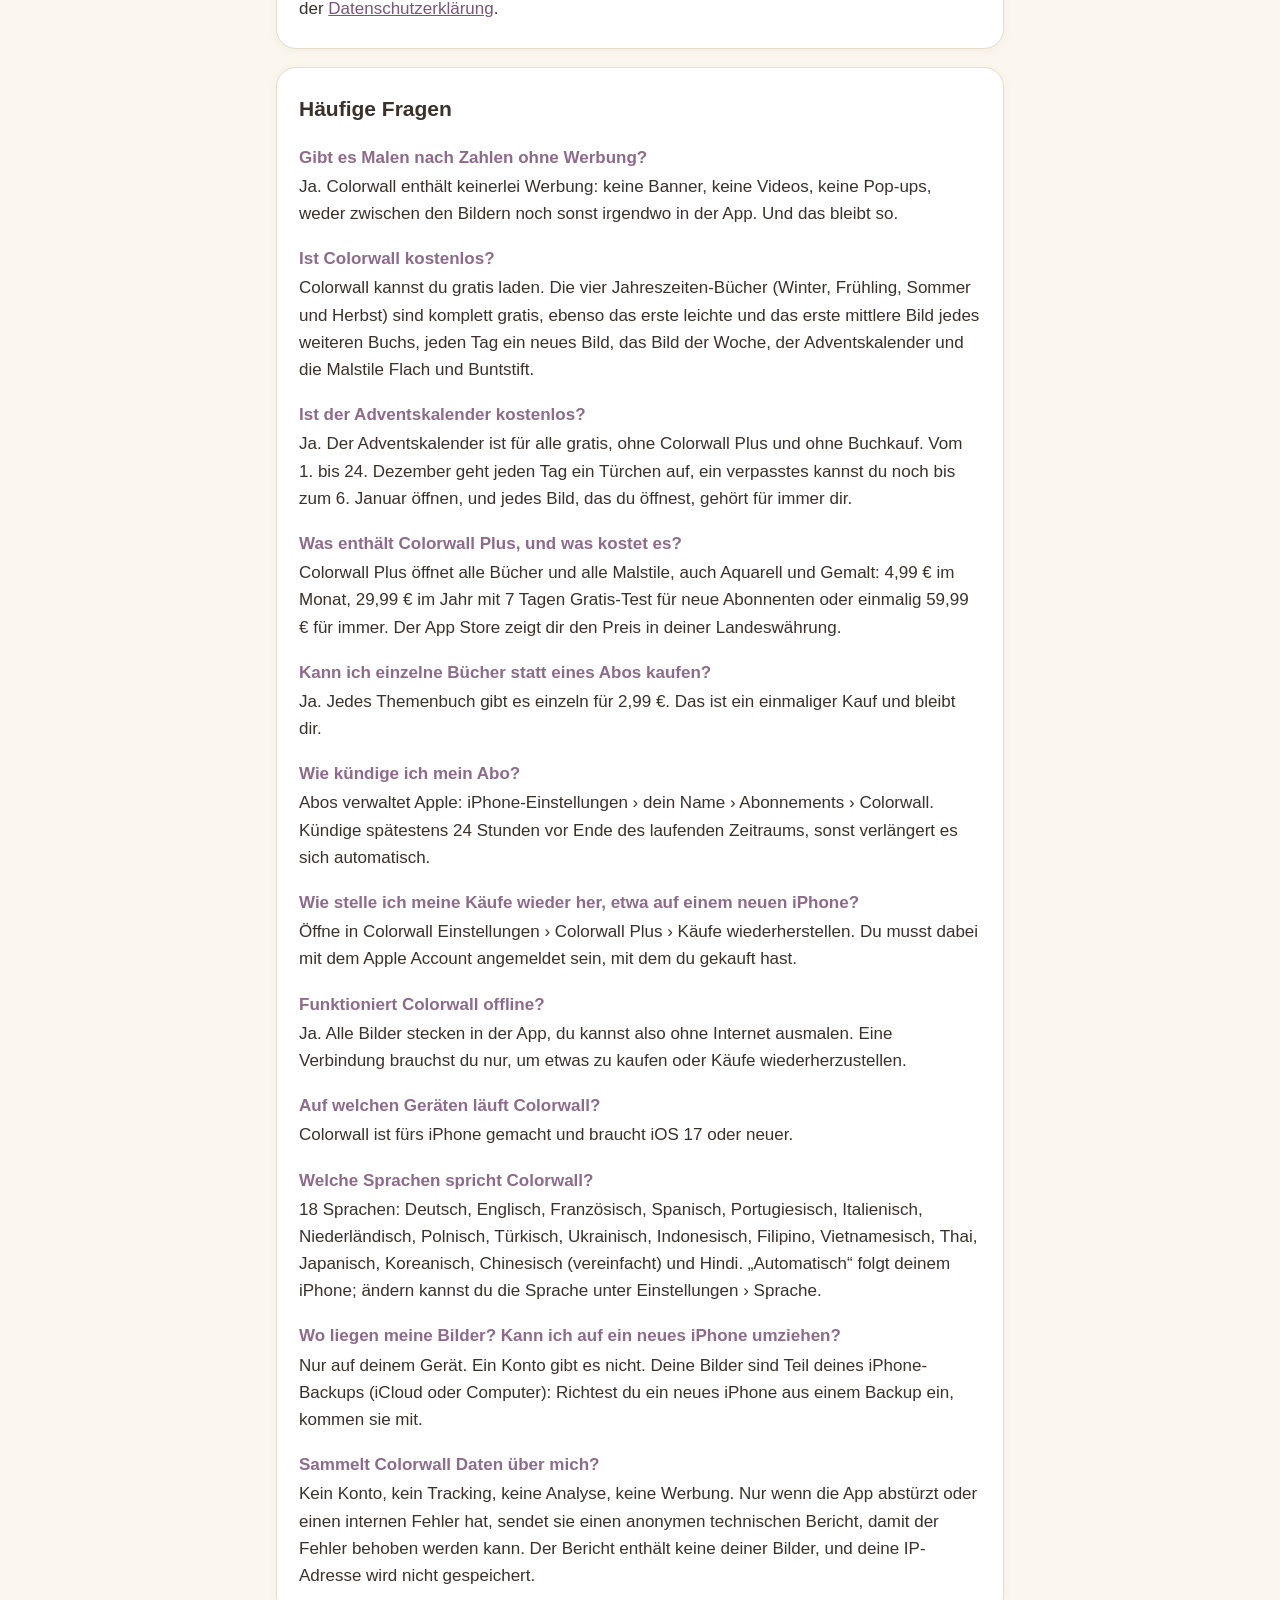
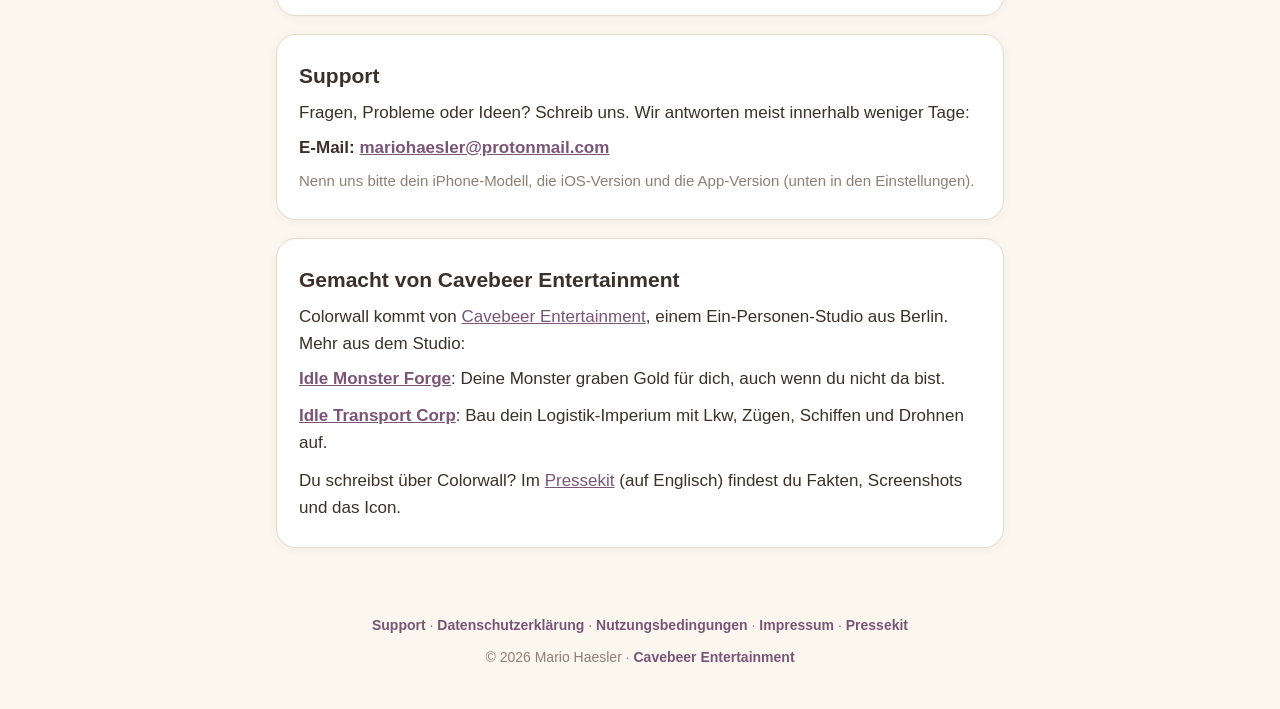
<file: de/index.html>
<!doctype html>
<html lang="de">
<head>
<meta charset="utf-8">
<meta name="viewport" content="width=device-width, initial-scale=1">
<title>Colorwall: Malen nach Zahlen ohne Werbung fürs iPhone</title>
<meta name="description" content="Colorwall ist Malen nach Zahlen für Erwachsene auf dem iPhone: ohne Werbung, ohne Konto, mit vier Gratis-Büchern und jeden Tag einem neuen Gratis-Bild.">
<link rel="canonical" href="https://mario-coder-apps.github.io/colorwall-legal/de/">
<link rel="alternate" hreflang="en" href="https://mario-coder-apps.github.io/colorwall-legal/">
<link rel="alternate" hreflang="de" href="https://mario-coder-apps.github.io/colorwall-legal/de/">
<link rel="alternate" hreflang="x-default" href="https://mario-coder-apps.github.io/colorwall-legal/">
<meta name="theme-color" content="#2b3d5e">
<meta name="apple-itunes-app" content="app-id=6830637527">
<link rel="icon" href="../favicon.png">
<link rel="apple-touch-icon" href="../icon.png">
<link rel="stylesheet" href="../style.css?v=2">
<meta property="og:type" content="website">
<meta property="og:site_name" content="Cavebeer Entertainment">
<meta property="og:title" content="Colorwall: Cozy Coloring | Malen nach Zahlen ohne Werbung">
<meta property="og:description" content="Malen nach Zahlen für Erwachsene, ganz ohne Werbung: realistische Motive in 15 Büchern, vier Gratis-Bücher zu den Jahreszeiten, jeden Tag ein neues Gratis-Bild und ein Adventskalender zum Ausmalen.">
<meta property="og:url" content="https://mario-coder-apps.github.io/colorwall-legal/de/">
<meta property="og:image" content="https://mario-coder-apps.github.io/colorwall-legal/de/og.jpg">
<meta property="og:image:width" content="1200">
<meta property="og:image:height" content="630">
<meta property="og:image:alt" content="Das Colorwall-Icon und der Schriftzug neben drei iPhone-Screenshots: ein Weihnachtsmarktstand, ein Schmetterlings-Mandala und ein Kolibri in Aquarell">
<meta property="og:locale" content="de_DE">
<meta property="og:locale:alternate" content="en_US">
<meta name="twitter:card" content="summary_large_image">
<meta name="twitter:title" content="Colorwall: Cozy Coloring | Malen nach Zahlen ohne Werbung">
<meta name="twitter:description" content="Malen nach Zahlen für Erwachsene, ganz ohne Werbung: realistische Motive in 15 Büchern, vier Gratis-Bücher zu den Jahreszeiten, jeden Tag ein neues Gratis-Bild und ein Adventskalender zum Ausmalen.">
<meta name="twitter:image" content="https://mario-coder-apps.github.io/colorwall-legal/de/og.jpg">
<meta name="twitter:image:alt" content="Das Colorwall-Icon und der Schriftzug neben drei iPhone-Screenshots">
<!-- ld:start -->
<script type="application/ld+json">
{
 "@context": "https://schema.org",
 "@type": "MobileApplication",
 "@id": "https://mario-coder-apps.github.io/colorwall-legal/de/#app",
 "name": "Colorwall: Cozy Coloring",
 "alternateName": "Colorwall",
 "operatingSystem": "iOS",
 "softwareRequirements": "iOS 17.0 oder neuer",
 "applicationCategory": "EntertainmentApplication",
 "description": "Colorwall ist Malen nach Zahlen ohne Werbung für Erwachsene auf dem iPhone: realistische, detailreiche Bilder in 15 Büchern, vier Gratis-Bücher zu den Jahreszeiten, jeden Tag ein Gratis-Bild, jede Woche ein größeres und im Dezember ein Adventskalender zum Ausmalen, gratis. Kein Konto, kein Tracking.",
 "url": "https://mario-coder-apps.github.io/colorwall-legal/de/",
 "image": "https://mario-coder-apps.github.io/colorwall-legal/icon.png",
 "screenshot": [
  "https://mario-coder-apps.github.io/colorwall-legal/img/de-fertig-wintermarkt.jpg",
  "https://mario-coder-apps.github.io/colorwall-legal/img/de-malen-nach-zahlen-schmetterling-mandala.jpg",
  "https://mario-coder-apps.github.io/colorwall-legal/img/de-zoom-hochlandrind.jpg",
  "https://mario-coder-apps.github.io/colorwall-legal/img/de-aquarell-kolibri.jpg",
  "https://mario-coder-apps.github.io/colorwall-legal/img/de-malbuecher-regal.jpg",
  "https://mario-coder-apps.github.io/colorwall-legal/img/de-bilderwand.jpg"
 ],
 "downloadUrl": "https://apps.apple.com/app/id6830637527",
 "installUrl": "https://apps.apple.com/app/id6830637527",
 "datePublished": "2026-11-19",
 "offers": {
  "@type": "Offer",
  "price": "0",
  "priceCurrency": "EUR"
 },
 "inLanguage": [
  "en",
  "de",
  "fr",
  "es",
  "pt",
  "it",
  "nl",
  "pl",
  "tr",
  "uk",
  "id",
  "tl",
  "vi",
  "th",
  "ja",
  "ko",
  "zh-Hans",
  "hi"
 ],
 "publisher": {
  "@type": "Organization",
  "name": "Cavebeer Entertainment",
  "url": "https://mario-coder-apps.github.io/"
 }
}
</script>
<script type="application/ld+json">
{
 "@context": "https://schema.org",
 "@type": "FAQPage",
 "inLanguage": "de",
 "url": "https://mario-coder-apps.github.io/colorwall-legal/de/",
 "mainEntity": [
  {
   "@type": "Question",
   "name": "Gibt es Malen nach Zahlen ohne Werbung?",
   "acceptedAnswer": {
    "@type": "Answer",
    "text": "Ja. Colorwall enthält keinerlei Werbung: keine Banner, keine Videos, keine Pop-ups, weder zwischen den Bildern noch sonst irgendwo in der App. Und das bleibt so."
   }
  },
  {
   "@type": "Question",
   "name": "Ist Colorwall kostenlos?",
   "acceptedAnswer": {
    "@type": "Answer",
    "text": "Colorwall kannst du gratis laden. Die vier Jahreszeiten-Bücher (Winter, Frühling, Sommer und Herbst) sind komplett gratis, ebenso das erste leichte und das erste mittlere Bild jedes weiteren Buchs, jeden Tag ein neues Bild, das Bild der Woche, der Adventskalender und die Malstile Flach und Buntstift."
   }
  },
  {
   "@type": "Question",
   "name": "Ist der Adventskalender kostenlos?",
   "acceptedAnswer": {
    "@type": "Answer",
    "text": "Ja. Der Adventskalender ist für alle gratis, ohne Colorwall Plus und ohne Buchkauf. Vom 1. bis 24. Dezember geht jeden Tag ein Türchen auf, ein verpasstes kannst du noch bis zum 6. Januar öffnen, und jedes Bild, das du öffnest, gehört für immer dir."
   }
  },
  {
   "@type": "Question",
   "name": "Was enthält Colorwall Plus, und was kostet es?",
   "acceptedAnswer": {
    "@type": "Answer",
    "text": "Colorwall Plus öffnet alle Bücher und alle Malstile, auch Aquarell und Gemalt: 4,99 € im Monat, 29,99 € im Jahr mit 7 Tagen Gratis-Test für neue Abonnenten oder einmalig 59,99 € für immer. Der App Store zeigt dir den Preis in deiner Landeswährung."
   }
  },
  {
   "@type": "Question",
   "name": "Kann ich einzelne Bücher statt eines Abos kaufen?",
   "acceptedAnswer": {
    "@type": "Answer",
    "text": "Ja. Jedes Themenbuch gibt es einzeln für 2,99 €. Das ist ein einmaliger Kauf und bleibt dir."
   }
  },
  {
   "@type": "Question",
   "name": "Wie kündige ich mein Abo?",
   "acceptedAnswer": {
    "@type": "Answer",
    "text": "Abos verwaltet Apple: iPhone-Einstellungen › dein Name › Abonnements › Colorwall. Kündige spätestens 24 Stunden vor Ende des laufenden Zeitraums, sonst verlängert es sich automatisch."
   }
  },
  {
   "@type": "Question",
   "name": "Wie stelle ich meine Käufe wieder her, etwa auf einem neuen iPhone?",
   "acceptedAnswer": {
    "@type": "Answer",
    "text": "Öffne in Colorwall Einstellungen › Colorwall Plus › Käufe wiederherstellen. Du musst dabei mit dem Apple Account angemeldet sein, mit dem du gekauft hast."
   }
  },
  {
   "@type": "Question",
   "name": "Funktioniert Colorwall offline?",
   "acceptedAnswer": {
    "@type": "Answer",
    "text": "Ja. Alle Bilder stecken in der App, du kannst also ohne Internet ausmalen. Eine Verbindung brauchst du nur, um etwas zu kaufen oder Käufe wiederherzustellen."
   }
  },
  {
   "@type": "Question",
   "name": "Auf welchen Geräten läuft Colorwall?",
   "acceptedAnswer": {
    "@type": "Answer",
    "text": "Colorwall ist fürs iPhone gemacht und braucht iOS 17 oder neuer."
   }
  },
  {
   "@type": "Question",
   "name": "Welche Sprachen spricht Colorwall?",
   "acceptedAnswer": {
    "@type": "Answer",
    "text": "18 Sprachen: Deutsch, Englisch, Französisch, Spanisch, Portugiesisch, Italienisch, Niederländisch, Polnisch, Türkisch, Ukrainisch, Indonesisch, Filipino, Vietnamesisch, Thai, Japanisch, Koreanisch, Chinesisch (vereinfacht) und Hindi. „Automatisch“ folgt deinem iPhone; ändern kannst du die Sprache unter Einstellungen › Sprache."
   }
  },
  {
   "@type": "Question",
   "name": "Wo liegen meine Bilder? Kann ich auf ein neues iPhone umziehen?",
   "acceptedAnswer": {
    "@type": "Answer",
    "text": "Nur auf deinem Gerät. Ein Konto gibt es nicht. Deine Bilder sind Teil deines iPhone-Backups (iCloud oder Computer): Richtest du ein neues iPhone aus einem Backup ein, kommen sie mit."
   }
  },
  {
   "@type": "Question",
   "name": "Sammelt Colorwall Daten über mich?",
   "acceptedAnswer": {
    "@type": "Answer",
    "text": "Kein Konto, kein Tracking, keine Analyse, keine Werbung. Nur wenn die App abstürzt oder einen internen Fehler hat, sendet sie einen anonymen technischen Bericht, damit der Fehler behoben werden kann. Der Bericht enthält keine deiner Bilder, und deine IP-Adresse wird nicht gespeichert."
   }
  }
 ]
}
</script>
<!-- ld:end -->
</head>
<body>
<header class="hero">
  <a class="studio-back" href="../../">&lsaquo; Cavebeer Entertainment</a>
  <img src="../icon.png" width="104" height="104" alt="App-Icon von Colorwall: ein nach Zahlen ausgemaltes Mandala">
  <h1>Colorwall: <span class="sub">Cozy Coloring</span></h1>
  <p class="pitch">Malen nach Zahlen für Erwachsene. Ohne Werbung, für immer.</p>
  <a class="store-btn" id="store" href="https://apps.apple.com/app/id6830637527"><small>Laden im</small> <span>App Store</span></a>
  <div class="iab" id="iab" hidden>
    <div class="iab-arrow" aria-hidden="true">&#8599;</div>
    <p class="iab-title">Dieser Browser kann den App Store nicht öffnen</p>
    <ol>
      <li>Tippe oben rechts auf <strong>&bull;&bull;&bull;</strong></li>
      <li>Wähle <strong>Im Browser öffnen</strong></li>
      <li>Tippe dort auf <strong>Laden im App Store</strong></li>
    </ol>
    <button class="iab-button" type="button" id="copy-link">Oder den App-Store-Link kopieren</button>
  </div>
  <p class="platform">Fürs iPhone · ab iOS 17 · gratis loslegen</p>
</header>
<nav class="lang" aria-label="Sprache"><a href="../" hreflang="en" lang="en">English</a> · <a class="on" href="./" hreflang="de" lang="de" aria-current="page">Deutsch</a></nav>
<main>

<section class="card" id="ueber">
  <h2>Malen nach Zahlen für Erwachsene, ganz ohne Werbung</h2>
  <p>Colorwall ist eine Ausmal-App für die Momente, in denen du runterkommen willst. Wähl ein Bild, tipp auf eine Zahl
  und sieh zu, wie es Fläche für Fläche lebendig wird, mit sanften Farben, leisen Klängen und ohne Timer.</p>
  <p>Viele Ausmal-Apps zeigen nach fast jedem Bild Werbung. In Colorwall gibt es nirgends welche: keine Banner, keine
  Videos, keine Pop-ups. Auch kein Konto und kein Tracking. Und die Motive sind für Erwachsene gemacht: realistische,
  detailreiche Illustrationen statt einfacher Comic-Vorlagen.</p>
</section>

<section class="card" id="so-gehts">
  <h2>So funktioniert Malen nach Zahlen in Colorwall</h2>
  <ol class="steps">
    <li><strong>Wähl ein Bild.</strong> Öffne ein Buch oder fang mit dem Gratis-Bild des Tages an.</li>
    <li><strong>Wähl eine Farbe.</strong> Die Palette unten zeigt die Farben des Bildes mit ihren Nummern und wie
    viele Flächen der gewählten Farbe noch fehlen.</li>
    <li><strong>Tipp auf die nummerierten Flächen.</strong> Für die kleinen zoomst du mit zwei Fingern hinein. Die App
    verzeiht ungenaue Tipps: Triffst du knapp neben eine offene Fläche deiner Farbe, wird sie trotzdem gefüllt, und bei
    verbundenen Mustern füllt ein Tipp jeden passenden Streifen.</li>
    <li><strong>Mal es fertig.</strong> Ein warmes Licht zieht über das fertige Bild, ein Klang und ein haptisches
    Feedback feiern den Moment. Dann sieh dir den Zeitraffer an, häng das Bild an deine Wand oder teil es.</li>
  </ol>
  <p>Kein Timer, kein Druck: Hör auf, wann du willst, und das Bild wartet genau dort, wo du aufgehört hast.</p>
</section>

<section class="card" id="screenshots">
  <h2>Colorwall auf dem iPhone: Screenshots</h2>
  <ul class="shots">
    <li><img src="../img/de-fertig-wintermarkt.jpg" width="600" height="1304" loading="lazy" alt="Ein fertig ausgemalter Wintermarkt aus dem kostenlosen Winterbuch, mit den Knöpfen Zeitraffer, Aufhängen und Teilen"></li>
    <li><img src="../img/de-malen-nach-zahlen-schmetterling-mandala.jpg" width="600" height="1304" loading="lazy" alt="Ein Schmetterlings-Mandala, zur Hälfte nach Zahlen ausgemalt, darunter die nummerierte Farbpalette"></li>
    <li><img src="../img/de-zoom-hochlandrind.jpg" width="600" height="1304" loading="lazy" alt="Ein Hochlandrind, vierfach vergrößert: Die feinen Linien seiner Stirnlocke bleiben gestochen scharf"></li>
    <li><img src="../img/de-aquarell-kolibri.jpg" width="600" height="1304" loading="lazy" alt="Ein Kolibri an einer roten Hibiskusblüte im Malstil Aquarell"></li>
    <li><img src="../img/de-malbuecher-regal.jpg" width="600" height="1304" loading="lazy" alt="Das Bücherregal: die Gratis-Bücher Winter, Frühling, Sommer und Herbst, darunter Weihnachten und Abstrakt"></li>
    <li><img src="../img/de-bilderwand.jpg" width="600" height="1304" loading="lazy" alt="Die Bilderwand mit neun fertigen, gerahmten Bildern"></li>
  </ul>
</section>

<section class="card" id="frei-malen">
  <h2>Nach Zahlen ausmalen oder mit eigenen Farben</h2>
  <p>Unter jedem Bild sitzt ein Schalter: <em>Nach Zahlen</em> oder <em>Frei</em>. Nach Zahlen bekommt jede Fläche die
  Farbe ihrer Nummer. Im Modus Frei wählst du für jede Fläche selbst eine Farbe aus der Palette und machst das Bild zu
  deinem eigenen.</p>
</section>

<section class="card" id="stufen">
  <h2>Bilder in Leicht, Mittel und Schwer</h2>
  <p>Jedes Buch hat Bilder in drei Stufen: <strong>Leicht</strong> mit bis zu 250 Flächen für eine kurze Pause,
  <strong>Mittel</strong> mit bis zu 750 für einen Abend und <strong>Schwer</strong> mit noch mehr für lange, ruhige
  Abende.</p>
</section>

<section class="card" id="realistisch">
  <h2>Realistische Motive, gestochen scharf bei jedem Zoom</h2>
  <p>Jedes Bild ist eine Vektorzeichnung. Die Linien bleiben scharf, egal wie weit du hineinzoomst: das Fell eines
  Hochlandrinds, die Blütenblätter einer Pfingstrose, die winzigen Fenster eines Weihnachtsmarkts.</p>
</section>

<section class="card" id="buecher">
  <h2>15 Malbücher für Erwachsene</h2>
  <p>234 Bilder in 15 Büchern, dazu ein Bild des Tages, ein Bild der Woche und im Dezember ein Adventskalender mit 24
  weiteren.</p>
  <h3>Vier Gratis-Bücher zu den Jahreszeiten</h3>
  <p>Winter, Frühling, Sommer und Herbst sind komplett gratis, mit je neun Bildern von Leicht bis Schwer.</p>
  <h3>Elf Themenbücher</h3>
  <p>Abstrakt, Botanik · Blumen, Botanik · Bäume, Landschaften, Japan, Tiere, Ozean, Mandalas, Gemütliche Gassen,
  Café &amp; Süßes und Schneeflocken, mit je achtzehn Bildern. Das erste leichte und das erste mittlere Bild
  jedes Buchs kannst du gratis ausprobieren.</p>
  <h3>Weihnachten und Winter ausmalen</h3>
  <p>Im kostenlosen Winter-Buch warten heiße Schokolade, ein schlafender Fuchs und eine Berghütte, und in Schneeflocken
  ist jede Seite eine große Schneeflocke, die du wie ein Mandala ausmalst. Im Dezember öffnet der kostenlose
  <a href="#advent">Adventskalender</a> jeden Tag ein Türchen; dahinter warten unter anderem ein Lebkuchenhaus, ein
  Nussknacker und ein Dampfzug.</p>
</section>

<section class="card" id="taeglich">
  <h2>Jeden Tag ein Gratis-Bild und jede Woche ein größeres</h2>
  <p>Jeden Tag wartet ein neues Bild auf dich, gratis: gemütliche Alltagsszenen wie Tee am Fenster oder eine Leseecke.
  Jede Woche kommt ein größeres Bild in Schwer dazu, etwa ein Großsegler. Öffnest du ein Bild an seinem Tag oder in
  seiner Woche, gehört es für immer dir. Vom 1. bis 24. Dezember tritt das Türchen des Adventskalenders an die Stelle
  des Bilds des Tages.</p>
</section>

<section class="card" id="advent">
  <h2>Adventskalender zum Ausmalen: hinter jedem Türchen ein Gratis-Bild</h2>
  <p>Ab dem 24. November hängt ein Adventskalender auf deinem Startbildschirm, seine 24 Türchen noch geschlossen. Vom
  1. bis 24. Dezember geht jeden Tag ein Türchen auf, nach dem Datum deines iPhones, und dahinter wartet ein Winter-
  oder Weihnachtsbild zum Ausmalen: eine Schneeeule, ein Lebkuchenhaus, ein Weihnachtsmarktstand und am 24. ein
  prächtiger Weihnachtsbaum mit Geschenken.</p>
  <p>Die Bilder wachsen mit dem Advent: Türchen 1 bis 8 sind leicht, 9 bis 16 mittel und 17 bis 24 schwer. In diesen
  Tagen tritt das Türchen des Tages an die Stelle des Bilds des Tages. Ein Türchen verpasst? Du kannst es noch bis zum
  6. Januar öffnen, und jedes Bild, das du öffnest, gehört für immer dir. Der Adventskalender ist für alle gratis.</p>
</section>

<section class="card" id="malstile">
  <h2>Vier Malstile</h2>
  <p>Jeder Stil verändert, wie die Flächen beim Ausmalen aussehen: <strong>Flach</strong> klar und gleichmäßig,
  <strong>Buntstift</strong>, <strong>Aquarell</strong> und <strong>Gemalt</strong> mit der Struktur ihrer Technik.
  Flach und Buntstift sind für alle dabei, Aquarell und Gemalt gibt es mit Colorwall Plus.</p>
</section>

<section class="card" id="bilderwand">
  <h2>Zeitraffer und deine eigene Bilderwand</h2>
  <p>Jedes fertige Bild läuft auf Wunsch als Zeitraffer noch einmal ab, in der Reihenfolge deiner Tipps, und du kannst
  es als Video teilen. Dann häng es auf: Jedes fertige Bild bekommt einen Rahmen an deiner eigenen Bilderwand. Sechs
  Papierfarben von Creme bis Lavendel verändern den Look der ganzen App; weitere schaltest du beim Malen frei.</p>
</section>

<section class="card" id="achtsam">
  <h2>Achtsam ausmalen, ohne Werbung und Timer</h2>
  <p>Colorwall soll dir helfen, nach einem langen Tag abzuschalten. Nichts treibt dich an, und nichts will, dass du für
  eine Belohnung ein Video schaust. Klänge und Haptik sind sanft, und beides lässt sich ausschalten. Deine Bilder
  bleiben auf deinem iPhone. Mehr dazu in der <a href="../privacy.html#de">Datenschutzerklärung</a>.</p>
</section>

<section class="card" id="faq">
  <h2>Häufige Fragen</h2>
  <h3>Gibt es Malen nach Zahlen ohne Werbung?</h3>
  <p>Ja. Colorwall enthält keinerlei Werbung: keine Banner, keine Videos, keine Pop-ups, weder zwischen den Bildern
  noch sonst irgendwo in der App. Und das bleibt so.</p>
  <h3>Ist Colorwall kostenlos?</h3>
  <p>Colorwall kannst du gratis laden. Die vier Jahreszeiten-Bücher (Winter, Frühling, Sommer und Herbst) sind komplett
  gratis, ebenso das erste leichte und das erste mittlere Bild jedes weiteren Buchs, jeden Tag ein neues Bild, das Bild
  der Woche, der Adventskalender und die Malstile Flach und Buntstift.</p>
  <h3>Ist der Adventskalender kostenlos?</h3>
  <p>Ja. Der Adventskalender ist für alle gratis, ohne Colorwall Plus und ohne Buchkauf. Vom 1. bis 24. Dezember geht
  jeden Tag ein Türchen auf, ein verpasstes kannst du noch bis zum 6. Januar öffnen, und jedes Bild, das du öffnest,
  gehört für immer dir.</p>
  <h3>Was enthält Colorwall Plus, und was kostet es?</h3>
  <p>Colorwall Plus öffnet alle Bücher und alle Malstile, auch Aquarell und Gemalt: 4,99 € im Monat, 29,99 € im Jahr
  mit 7 Tagen Gratis-Test für neue Abonnenten oder einmalig 59,99 € für immer. Der App Store zeigt dir den Preis in
  deiner Landeswährung.</p>
  <h3>Kann ich einzelne Bücher statt eines Abos kaufen?</h3>
  <p>Ja. Jedes Themenbuch gibt es einzeln für 2,99 €. Das ist ein einmaliger Kauf und bleibt dir.</p>
  <h3>Wie kündige ich mein Abo?</h3>
  <p>Abos verwaltet Apple: iPhone-Einstellungen › dein Name › Abonnements › Colorwall. Kündige spätestens 24 Stunden
  vor Ende des laufenden Zeitraums, sonst verlängert es sich automatisch.</p>
  <h3>Wie stelle ich meine Käufe wieder her, etwa auf einem neuen iPhone?</h3>
  <p>Öffne in Colorwall Einstellungen › Colorwall Plus › Käufe wiederherstellen. Du musst dabei mit dem Apple Account
  angemeldet sein, mit dem du gekauft hast.</p>
  <h3>Funktioniert Colorwall offline?</h3>
  <p>Ja. Alle Bilder stecken in der App, du kannst also ohne Internet ausmalen. Eine Verbindung brauchst du nur, um
  etwas zu kaufen oder Käufe wiederherzustellen.</p>
  <h3>Auf welchen Geräten läuft Colorwall?</h3>
  <p>Colorwall ist fürs iPhone gemacht und braucht iOS 17 oder neuer.</p>
  <h3>Welche Sprachen spricht Colorwall?</h3>
  <p>18 Sprachen: Deutsch, Englisch, Französisch, Spanisch, Portugiesisch, Italienisch, Niederländisch, Polnisch,
  Türkisch, Ukrainisch, Indonesisch, Filipino, Vietnamesisch, Thai, Japanisch, Koreanisch, Chinesisch (vereinfacht) und
  Hindi. „Automatisch“ folgt deinem iPhone; ändern kannst du die Sprache unter Einstellungen › Sprache.</p>
  <h3>Wo liegen meine Bilder? Kann ich auf ein neues iPhone umziehen?</h3>
  <p>Nur auf deinem Gerät. Ein Konto gibt es nicht. Deine Bilder sind Teil deines iPhone-Backups (iCloud oder Computer):
  Richtest du ein neues iPhone aus einem Backup ein, kommen sie mit.</p>
  <h3>Sammelt Colorwall Daten über mich?</h3>
  <p>Kein Konto, kein Tracking, keine Analyse, keine Werbung. Nur wenn die App abstürzt oder einen internen Fehler hat,
  sendet sie einen anonymen technischen Bericht, damit der Fehler behoben werden kann. Der Bericht enthält
  keine deiner Bilder, und deine IP-Adresse wird nicht gespeichert.</p>
</section>

<section class="card" id="support">
  <h2>Support</h2>
  <p>Fragen, Probleme oder Ideen? Schreib uns. Wir antworten meist innerhalb weniger Tage:</p>
  <p><strong>E-Mail: <a href="mailto:mariohaesler@protonmail.com">mariohaesler@protonmail.com</a></strong></p>
  <p class="soft">Nenn uns bitte dein iPhone-Modell, die iOS-Version und die App-Version (unten in den Einstellungen).</p>
</section>

<section class="card" id="studio">
  <h2>Gemacht von Cavebeer Entertainment</h2>
  <p>Colorwall kommt von <a href="../../">Cavebeer Entertainment</a>, einem Ein-Personen-Studio aus Berlin. Mehr aus
  dem Studio:</p>
  <ul class="more">
    <li><a href="../../idlemonsterforge-legal/#de">Idle Monster Forge</a>: Deine Monster graben Gold für dich, auch wenn du nicht da bist.</li>
    <li><a href="../../idletransportcorp-legal/#de">Idle Transport Corp</a>: Bau dein Logistik-Imperium mit Lkw, Zügen, Schiffen und Drohnen auf.</li>
  </ul>
  <p>Du schreibst über Colorwall? Im <a href="../press/">Pressekit</a> (auf Englisch) findest du Fakten, Screenshots und
  das Icon.</p>
</section>

</main>
<footer class="site">
  <a href="#support">Support</a> ·
  <a href="../privacy.html#de">Datenschutzerklärung</a> ·
  <a href="../terms.html#de">Nutzungsbedingungen</a> ·
  <a href="../impressum.html#de">Impressum</a> ·
  <a href="../press/">Pressekit</a>
  <p>© 2026 Mario Haesler · <a href="../../">Cavebeer Entertainment</a></p>
</footer>
<script>
  // TikTok, Instagram and Facebook open links in their own in-app browser, which shows a blank page for the App Store
  // (Apple answers an iPhone with a redirect to itms-appss://, which those browsers do not hand over). There the page
  // shows the way out through the browser's menu and the link to copy. "?iab" previews it in any browser.
  (function () {
    var ua = navigator.userAgent || "";
    var inApp = /Instagram|FBAN|FBAV|FB_IAB|TikTok|musical_ly|BytedanceWebview|Bytedance|Threads/i.test(ua);
    if (!inApp && !/[?&]iab\b/.test(location.search)) return;
    document.getElementById("iab").hidden = false;
    var store = document.getElementById("store");
    store.hidden = true;
    store.style.display = "none";
    var link = "https://apps.apple.com/app/id6830637527";
    var btn = document.getElementById("copy-link");
    btn.addEventListener("click", function () {
      var de = document.documentElement.lang === "de";
      var done = function () { btn.textContent = de ? "Kopiert. Öffne Safari und füge ihn ein" : "Copied. Open Safari and paste it"; };
      if (navigator.clipboard && navigator.clipboard.writeText) {
        navigator.clipboard.writeText(link).then(done, function () { prompt(de ? "Link kopieren:" : "Copy this link:", link); });
      } else {
        prompt(de ? "Link kopieren:" : "Copy this link:", link);
      }
    });
  })();
</script>
</body>
</html>
</file>
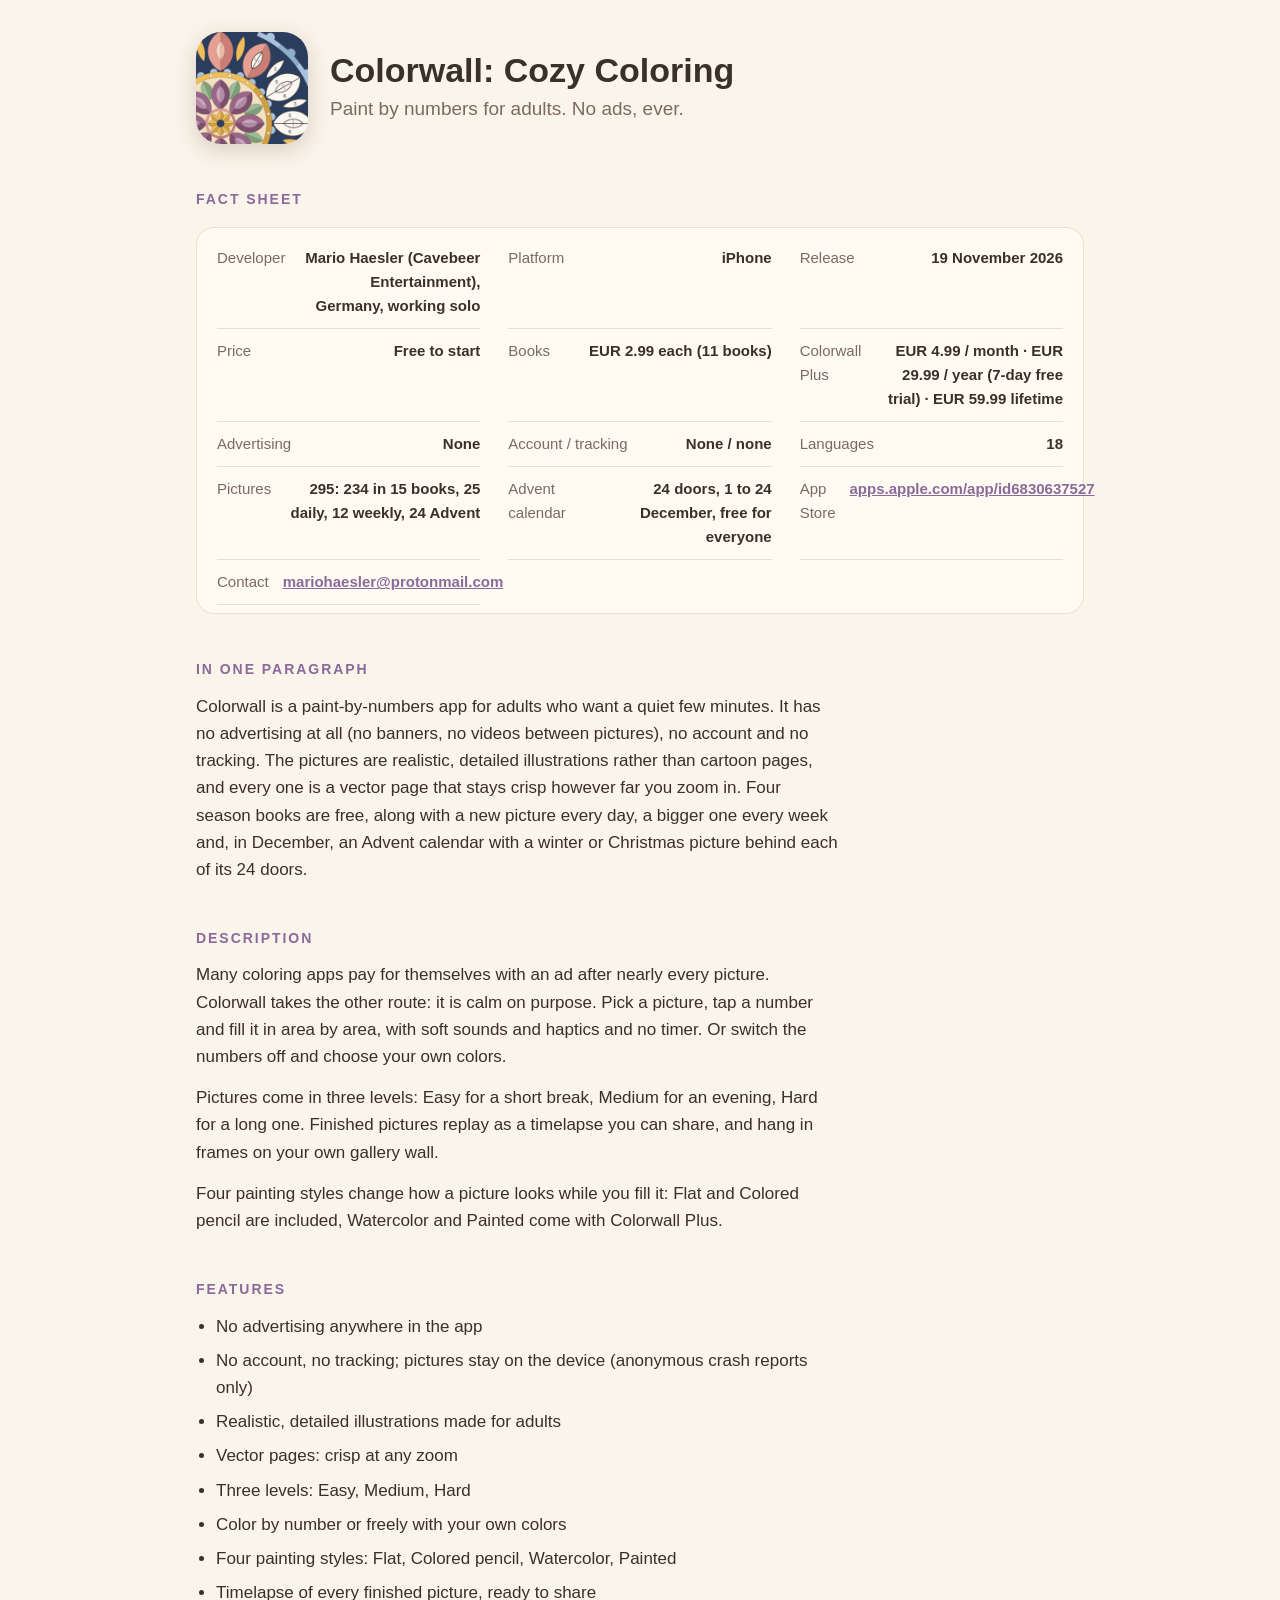
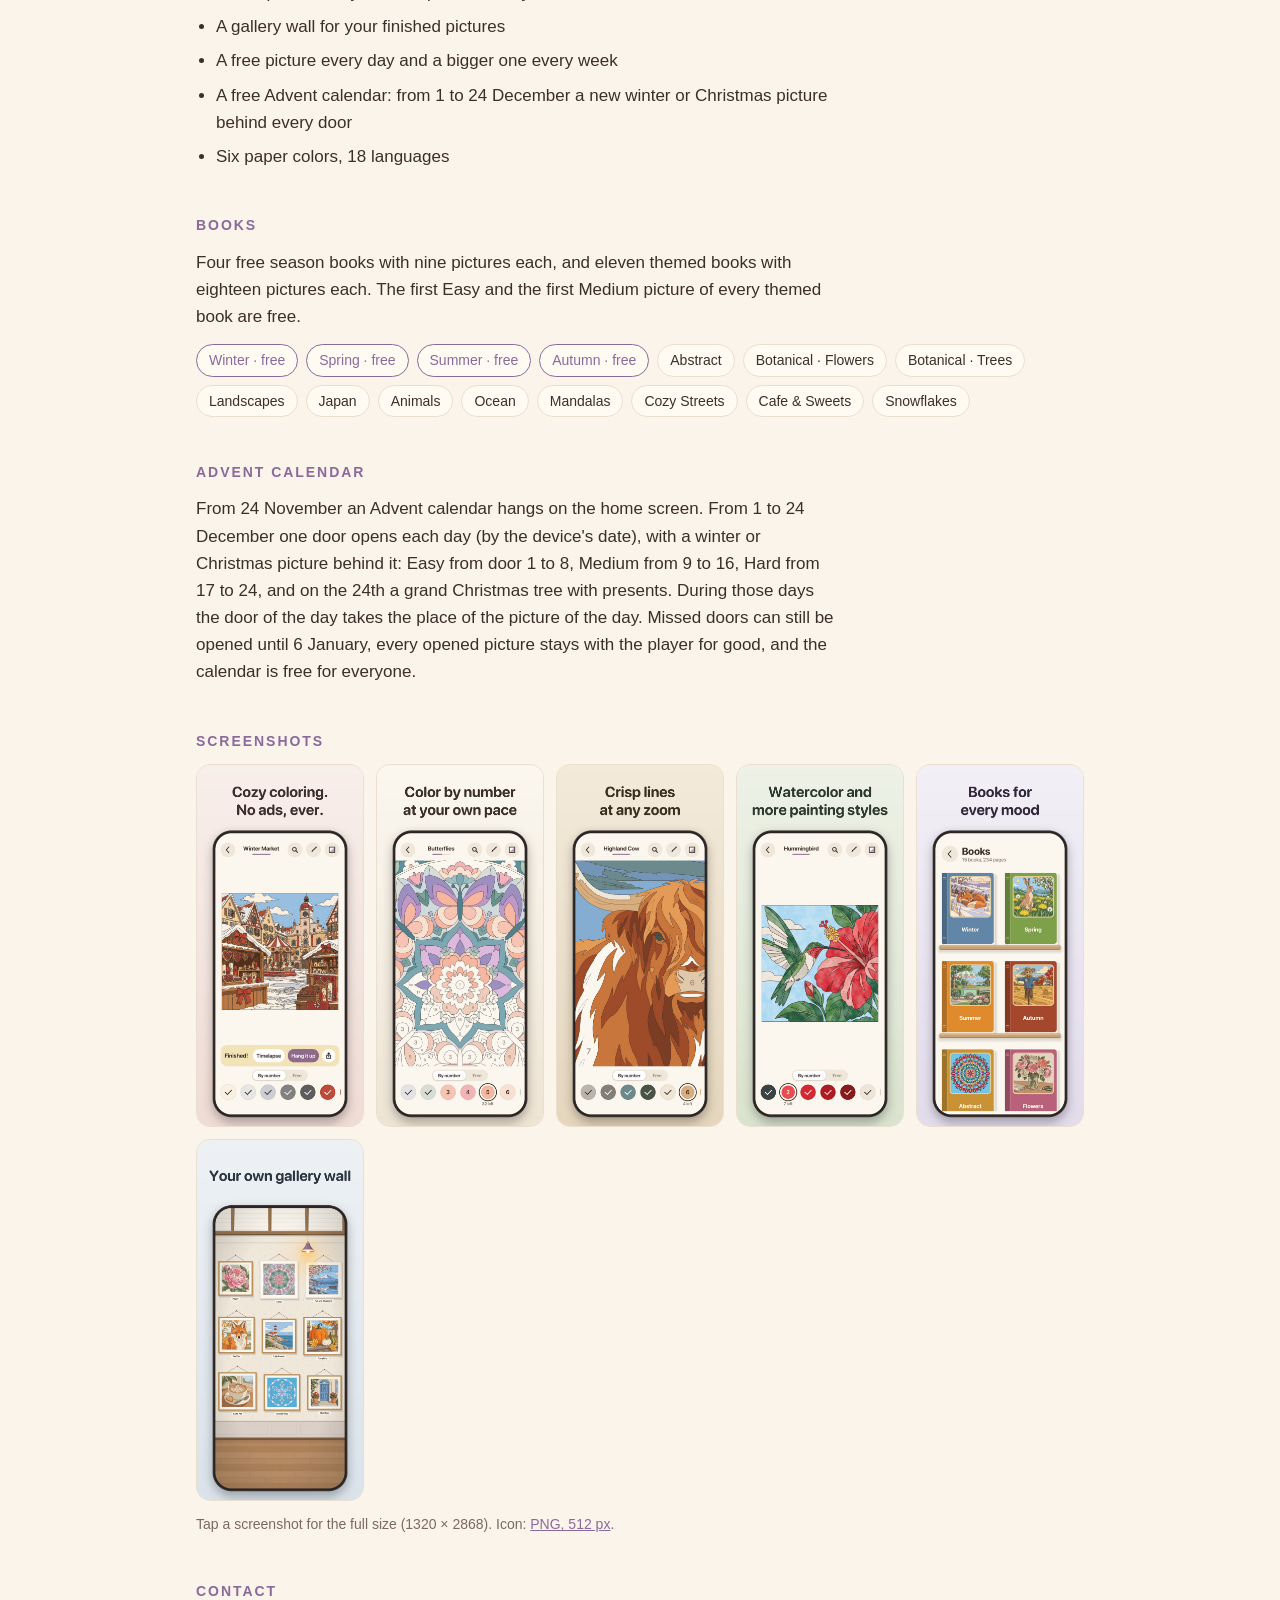
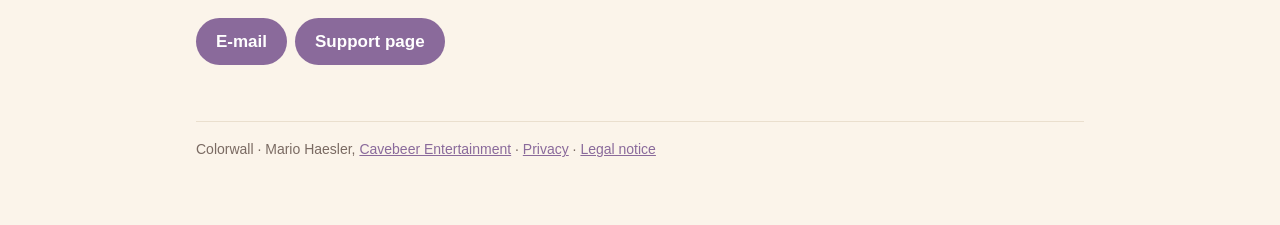
<file: press/index.html>
<!doctype html>
<html lang="en">
<head>
<meta charset="utf-8">
<meta name="viewport" content="width=device-width, initial-scale=1">
<meta name="description" content="Press kit of Colorwall: Cozy Coloring, an ad-free paint-by-numbers app for adults on iPhone. Fact sheet, description, screenshots and icon.">
<link rel="icon" href="../favicon.png">
<title>Colorwall Press Kit</title>
<style>
:root{--paper:#fbf4ea;--card:#fffaf2;--ink:#3b2f2a;--soft:#7a6a62;--line:#eadfce;--plum:#8a6a9b;--plum-ink:#fff;--rose:#d98f86;--draft:#b5523e}
@media (prefers-color-scheme:dark){:root:not([data-theme="light"]){--paper:#221c1a;--card:#2c2522;--ink:#f3e9dc;--soft:#b9a99c;--line:#43382f;--plum:#b79ccb;--plum-ink:#221c1a;--rose:#e0a39b;--draft:#e58a74}}
:root[data-theme="dark"]{--paper:#221c1a;--card:#2c2522;--ink:#f3e9dc;--soft:#b9a99c;--line:#43382f;--plum:#b79ccb;--plum-ink:#221c1a;--rose:#e0a39b;--draft:#e58a74}
*{box-sizing:border-box}
body{margin:0;background:var(--paper);color:var(--ink);font:17px/1.6 ui-rounded,"SF Pro Rounded",-apple-system,"Helvetica Neue",Arial,sans-serif}
main{max-width:920px;margin:0 auto;padding:32px 16px 64px}
.draft{border:1px dashed var(--draft);color:var(--draft);border-radius:12px;padding:10px 14px;font-size:14px;margin-bottom:28px}
header{display:flex;gap:22px;align-items:center;flex-wrap:wrap}
header img{width:112px;height:112px;border-radius:25px;box-shadow:0 6px 22px rgba(60,40,30,.18)}
h1{font-size:34px;line-height:1.15;margin:0 0 4px}
.tag{color:var(--soft);margin:0;font-size:19px}
h2{font-size:14px;letter-spacing:.14em;text-transform:uppercase;color:var(--plum);margin:44px 0 12px}
p{margin:0 0 14px;max-width:68ch}
.facts{display:grid;grid-template-columns:repeat(auto-fit,minmax(250px,1fr));gap:0 28px;background:var(--card);border:1px solid var(--line);border-radius:18px;padding:8px 20px}
.facts div{display:flex;justify-content:space-between;gap:14px;padding:10px 0;border-bottom:1px solid var(--line);font-size:15px}
.facts dt{color:var(--soft)} .facts dd{margin:0;text-align:right;font-weight:600}
ul{padding-left:20px;margin:0;max-width:68ch} li{margin:0 0 7px}
.books{display:flex;flex-wrap:wrap;gap:8px;margin:10px 0 0}
.books span{background:var(--card);border:1px solid var(--line);border-radius:999px;padding:4px 12px;font-size:14px}
.books span.free{border-color:var(--plum);color:var(--plum)}
.shots{display:grid;grid-template-columns:repeat(auto-fit,minmax(150px,1fr));gap:12px}
.shots a{display:block} .shots img{width:100%;height:auto;border-radius:14px;border:1px solid var(--line);display:block}
.note{color:var(--soft);font-size:14px}
blockquote{margin:0;padding:14px 18px;background:var(--card);border-left:4px solid var(--rose);border-radius:0 14px 14px 0;max-width:68ch}
.btn{display:inline-block;background:var(--plum);color:var(--plum-ink);text-decoration:none;border-radius:999px;padding:10px 20px;font-weight:600;margin:4px 8px 4px 0}
a{color:var(--plum)}
footer{margin-top:52px;color:var(--soft);font-size:14px;border-top:1px solid var(--line);padding-top:16px}
</style>
</head>
<body>
<main>
<header>
  <img src="img/icon.png" alt="Colorwall app icon">
  <div>
    <h1>Colorwall: Cozy Coloring</h1>
    <p class="tag">Paint by numbers for adults. No ads, ever.</p>
  </div>
</header>

<h2>Fact sheet</h2>
<dl class="facts">
  <div><dt>Developer</dt><dd>Mario Haesler (Cavebeer Entertainment), Germany, working solo</dd></div>
  <div><dt>Platform</dt><dd>iPhone</dd></div>
  <div><dt>Release</dt><dd>19 November 2026</dd></div>
  <div><dt>Price</dt><dd>Free to start</dd></div>
  <div><dt>Books</dt><dd>EUR 2.99 each (11 books)</dd></div>
  <div><dt>Colorwall Plus</dt><dd>EUR 4.99 / month · EUR 29.99 / year (7-day free trial) · EUR 59.99 lifetime</dd></div>
  <div><dt>Advertising</dt><dd>None</dd></div>
  <div><dt>Account / tracking</dt><dd>None / none</dd></div>
  <div><dt>Languages</dt><dd>18</dd></div>
  <div><dt>Pictures</dt><dd>295: 234 in 15 books, 25 daily, 12 weekly, 24 Advent</dd></div>
  <div><dt>Advent calendar</dt><dd>24 doors, 1 to 24 December, free for everyone</dd></div>
  <div><dt>App Store</dt><dd><a href="https://apps.apple.com/app/id6830637527">apps.apple.com/app/id6830637527</a></dd></div>
  <div><dt>Contact</dt><dd><a href="mailto:mariohaesler@protonmail.com">mariohaesler@protonmail.com</a></dd></div>
</dl>

<h2>In one paragraph</h2>
<p>Colorwall is a paint-by-numbers app for adults who want a quiet few minutes. It has no advertising at all (no banners, no videos between pictures), no account and no tracking. The pictures are realistic, detailed illustrations rather than cartoon pages, and every one is a vector page that stays crisp however far you zoom in. Four season books are free, along with a new picture every day, a bigger one every week and, in December, an Advent calendar with a winter or Christmas picture behind each of its 24 doors.</p>

<h2>Description</h2>
<p>Many coloring apps pay for themselves with an ad after nearly every picture. Colorwall takes the other route: it is calm on purpose. Pick a picture, tap a number and fill it in area by area, with soft sounds and haptics and no timer. Or switch the numbers off and choose your own colors.</p>
<p>Pictures come in three levels: Easy for a short break, Medium for an evening, Hard for a long one. Finished pictures replay as a timelapse you can share, and hang in frames on your own gallery wall.</p>
<p>Four painting styles change how a picture looks while you fill it: Flat and Colored pencil are included, Watercolor and Painted come with Colorwall Plus.</p>

<h2>Features</h2>
<ul>
  <li>No advertising anywhere in the app</li>
  <li>No account, no tracking; pictures stay on the device (anonymous crash reports only)</li>
  <li>Realistic, detailed illustrations made for adults</li>
  <li>Vector pages: crisp at any zoom</li>
  <li>Three levels: Easy, Medium, Hard</li>
  <li>Color by number or freely with your own colors</li>
  <li>Four painting styles: Flat, Colored pencil, Watercolor, Painted</li>
  <li>Timelapse of every finished picture, ready to share</li>
  <li>A gallery wall for your finished pictures</li>
  <li>A free picture every day and a bigger one every week</li>
  <li>A free Advent calendar: from 1 to 24 December a new winter or Christmas picture behind every door</li>
  <li>Six paper colors, 18 languages</li>
</ul>

<h2>Books</h2>
<p>Four free season books with nine pictures each, and eleven themed books with eighteen pictures each. The first Easy and the first Medium picture of every themed book are free.</p>
<div class="books">
  <span class="free">Winter · free</span><span class="free">Spring · free</span><span class="free">Summer · free</span><span class="free">Autumn · free</span>
  <span>Abstract</span><span>Botanical · Flowers</span><span>Botanical · Trees</span><span>Landscapes</span><span>Japan</span><span>Animals</span><span>Ocean</span><span>Mandalas</span><span>Cozy Streets</span><span>Cafe &amp; Sweets</span><span>Snowflakes</span>
</div>

<h2>Advent calendar</h2>
<p>From 24 November an Advent calendar hangs on the home screen. From 1 to 24 December one door opens each day (by the device's date), with a winter or Christmas picture behind it: Easy from door 1 to 8, Medium from 9 to 16, Hard from 17 to 24, and on the 24th a grand Christmas tree with presents. During those days the door of the day takes the place of the picture of the day. Missed doors can still be opened until 6 January, every opened picture stays with the player for good, and the calendar is free for everyone.</p>

<h2>Screenshots</h2>
<div class="shots">
  <a href="img/shot_01.jpg"><img src="img/shot_01.jpg" alt="A finished winter market from the free Winter book, with the timelapse and share buttons" loading="lazy"></a>
  <a href="img/shot_02.jpg"><img src="img/shot_02.jpg" alt="A butterfly mandala half colored, with numbers" loading="lazy"></a>
  <a href="img/shot_03.jpg"><img src="img/shot_03.jpg" alt="A highland cow zoomed in four times" loading="lazy"></a>
  <a href="img/shot_04.jpg"><img src="img/shot_04.jpg" alt="A hummingbird in the Watercolor style" loading="lazy"></a>
  <a href="img/shot_05.jpg"><img src="img/shot_05.jpg" alt="The book shelf with the four free season books on top" loading="lazy"></a>
  <a href="img/shot_06.jpg"><img src="img/shot_06.jpg" alt="The gallery wall with nine framed pictures" loading="lazy"></a>
</div>
<p class="note" style="margin-top:12px">Tap a screenshot for the full size (1320 × 2868). Icon: <a href="img/icon.png">PNG, 512 px</a>.</p>

<h2>Contact</h2>
<p><a class="btn" href="mailto:mariohaesler@protonmail.com">E-mail</a><a class="btn" href="../">Support page</a></p>

<footer>Colorwall · Mario Haesler, <a href="../../">Cavebeer Entertainment</a> · <a href="../privacy.html">Privacy</a> · <a href="../impressum.html">Legal notice</a></footer>
</main>
</body>
</html>
</file>
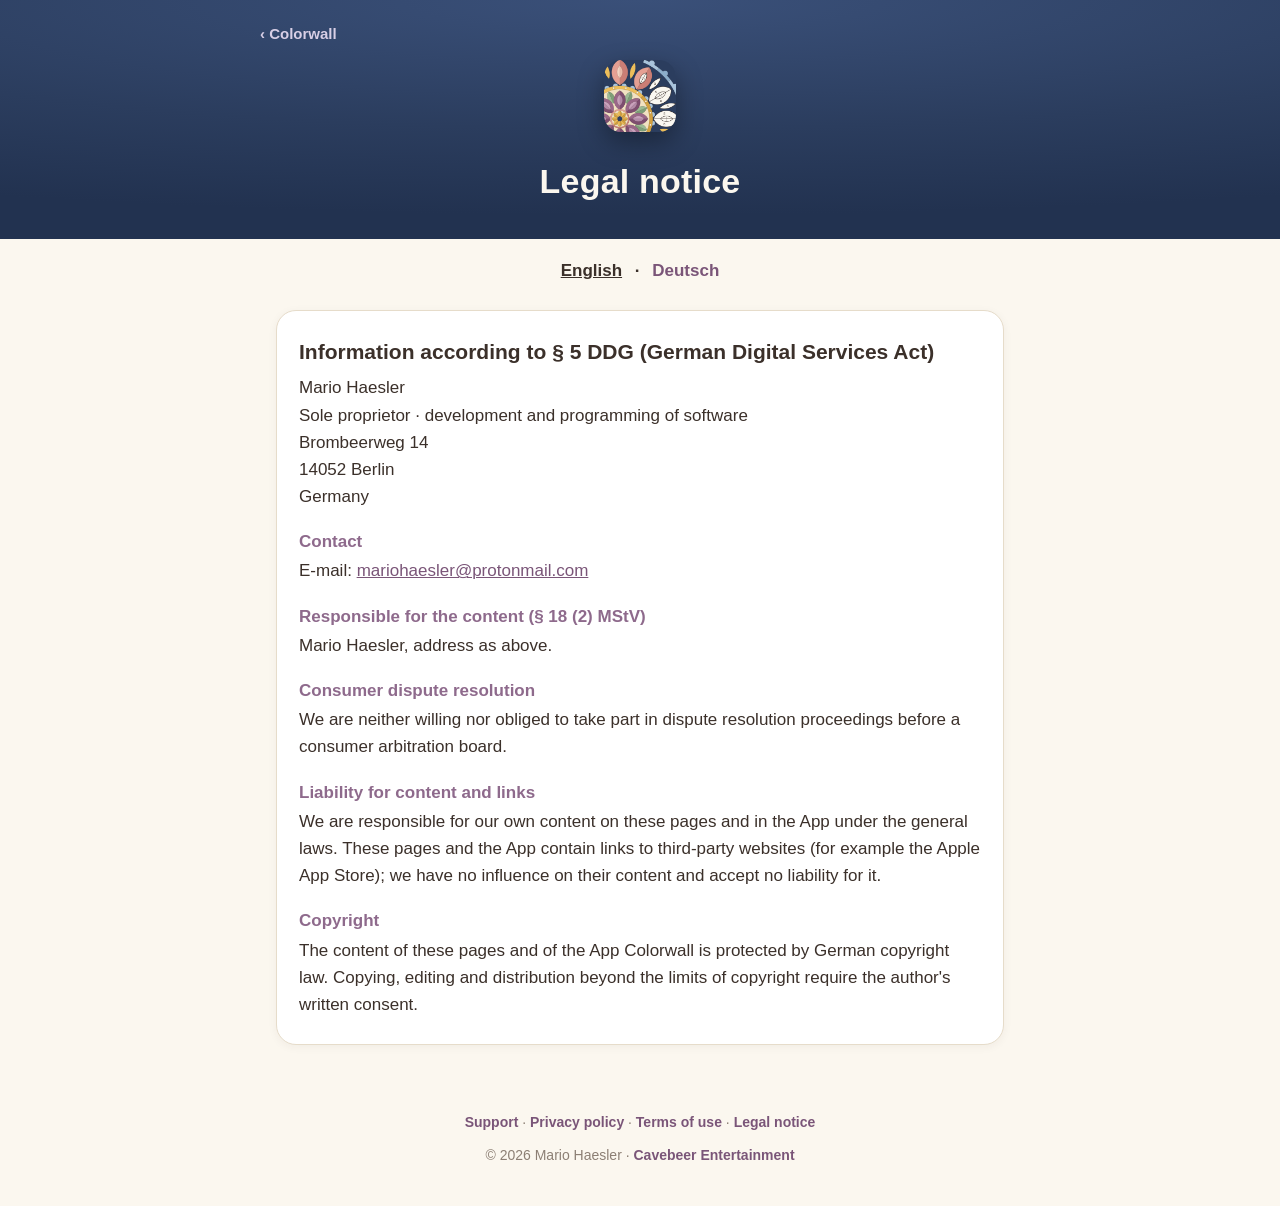
<file: impressum.html>
<!doctype html>
<html lang="en">
<head>
<meta charset="utf-8">
<meta name="viewport" content="width=device-width, initial-scale=1">
<title>Impressum – Colorwall</title>
<meta name="description" content="Legal notice (Impressum) of the Colorwall coloring app.">
<meta name="theme-color" content="#2b3d5e">
<link rel="icon" href="favicon.png">
<link rel="stylesheet" href="style.css?v=1">
<script src="site.js"></script>
</head>
<body>
<header>
  <a class="studio-back page" href="index.html">&lsaquo; Colorwall</a>
  <img class="small" src="icon.png" alt="Colorwall">
  <h1><span data-lang="en">Legal notice</span><span data-lang="de">Impressum</span></h1>
</header>
<nav class="lang"><a href="#en">English</a> · <a href="#de">Deutsch</a></nav>
<main>

<div data-lang="de">
<section class="card">
  <h2>Angaben gemäß § 5 DDG</h2>
  <p>Mario Haesler<br>Einzelunternehmer · gewerbliche Entwicklung und Programmierung von Internetprogrammen<br>
  Brombeerweg 14<br>14052 Berlin<br>Deutschland</p>
  <h3>Kontakt</h3>
  <p>E-Mail: <a href="mailto:mariohaesler@protonmail.com">mariohaesler@protonmail.com</a></p>
  <h3>Inhaltlich verantwortlich gemäß § 18 Abs. 2 MStV</h3>
  <p>Mario Haesler, Anschrift wie oben.</p>
  <h3>Verbraucherstreitbeilegung</h3>
  <p>Wir sind nicht bereit und nicht verpflichtet, an Streitbeilegungsverfahren vor einer
  Verbraucherschlichtungsstelle teilzunehmen.</p>
  <h3>Haftung für Inhalte und Links</h3>
  <p>Für eigene Inhalte auf diesen Seiten und in der App sind wir nach den allgemeinen Gesetzen verantwortlich (§ 7
  Abs. 1 DDG). Diese Seiten und die App enthalten Links zu Websites Dritter (z. B. Apple App Store); auf deren Inhalte
  haben wir keinen Einfluss und übernehmen dafür keine Gewähr.</p>
  <h3>Urheberrecht</h3>
  <p>Die Inhalte dieser Seiten und der App Colorwall unterliegen dem deutschen Urheberrecht. Vervielfältigung,
  Bearbeitung und Verbreitung außerhalb der Grenzen des Urheberrechts bedürfen der schriftlichen Zustimmung des
  Urhebers.</p>
</section>
</div>

<div data-lang="en">
<section class="card">
  <h2>Information according to § 5 DDG (German Digital Services Act)</h2>
  <p>Mario Haesler<br>Sole proprietor · development and programming of software<br>
  Brombeerweg 14<br>14052 Berlin<br>Germany</p>
  <h3>Contact</h3>
  <p>E-mail: <a href="mailto:mariohaesler@protonmail.com">mariohaesler@protonmail.com</a></p>
  <h3>Responsible for the content (§ 18 (2) MStV)</h3>
  <p>Mario Haesler, address as above.</p>
  <h3>Consumer dispute resolution</h3>
  <p>We are neither willing nor obliged to take part in dispute resolution proceedings before a consumer arbitration
  board.</p>
  <h3>Liability for content and links</h3>
  <p>We are responsible for our own content on these pages and in the App under the general laws. These pages and the
  App contain links to third-party websites (for example the Apple App Store); we have no influence on their content and
  accept no liability for it.</p>
  <h3>Copyright</h3>
  <p>The content of these pages and of the App Colorwall is protected by German copyright law. Copying,
  editing and distribution beyond the limits of copyright require the author's written consent.</p>
</section>
</div>

</main>
<footer>
  <a class="page" href="index.html">Support</a> ·
  <a class="page" href="privacy.html"><span data-lang="en">Privacy policy</span><span data-lang="de">Datenschutzerklärung</span></a> ·
  <a class="page" href="terms.html"><span data-lang="en">Terms of use</span><span data-lang="de">Nutzungsbedingungen</span></a> ·
  <a class="page" href="impressum.html"><span data-lang="en">Legal notice</span><span data-lang="de">Impressum</span></a>
  <p>© 2026 Mario Haesler · <a href="../">Cavebeer Entertainment</a></p>
</footer>
</body>
</html>
</file>
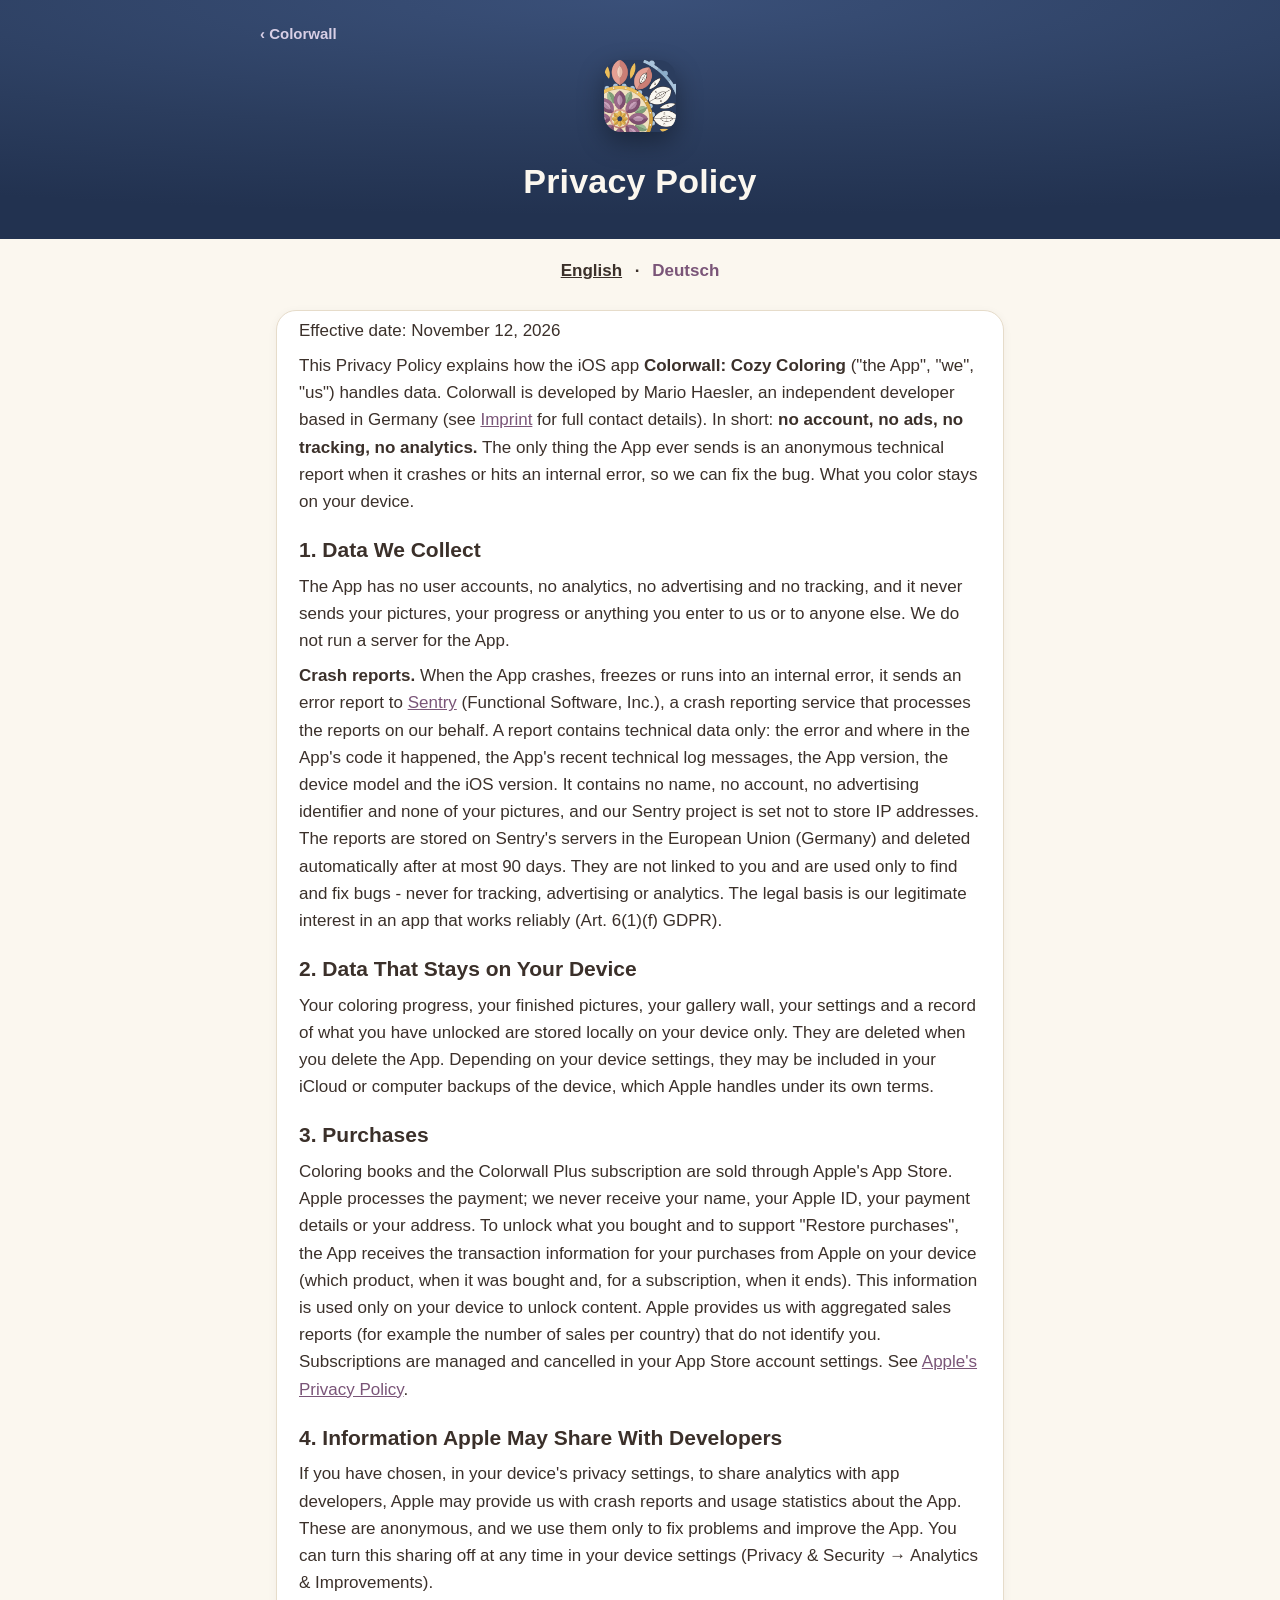
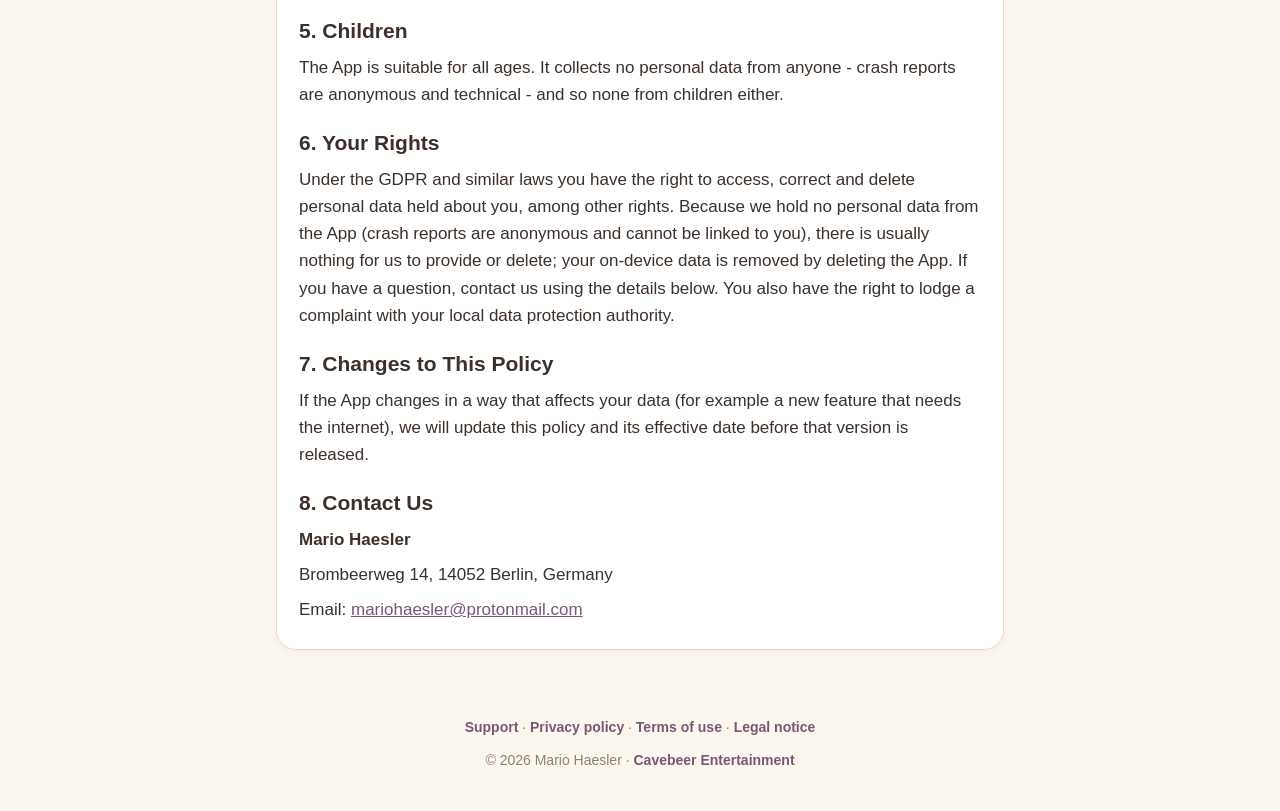
<file: privacy.html>
<!doctype html>
<html lang="en">
<head>
<meta charset="utf-8">
<meta name="viewport" content="width=device-width, initial-scale=1">
<title>Privacy Policy – Colorwall</title>
<meta name="description" content="Privacy Policy for the Colorwall coloring app: no account, no ads, no tracking, no analytics; only anonymous crash reports; your pictures stay on your device and purchases are handled by Apple.">
<meta name="theme-color" content="#2b3d5e">
<link rel="icon" href="favicon.png">
<link rel="stylesheet" href="style.css?v=1">
<script src="site.js"></script>
</head>
<body>
<header>
  <a class="studio-back page" href="index.html">&lsaquo; Colorwall</a>
  <img class="small" src="icon.png" alt="Colorwall">
  <h1><span data-lang="en">Privacy Policy</span><span data-lang="de">Datenschutzerklärung</span></h1>
</header>
<nav class="lang"><a href="#en">English</a> · <a href="#de">Deutsch</a></nav>
<main>
<section class="card">
<p class="soft" data-lang="de">Die Datenschutzerklärung liegt auf Englisch vor. Kurz gesagt: Colorwall braucht kein
Konto und hat keine Analyse, keine Werbung und kein Tracking. Nur wenn die App abstürzt oder einen internen Fehler hat,
sendet sie einen anonymen technischen Fehlerbericht an den Dienst Sentry (gespeichert in der EU, ohne IP-Adresse,
ohne deine Bilder), damit wir den Fehler beheben können. Deine Bilder bleiben auf deinem Gerät, Käufe wickelt Apple
ab.</p>
<p class="effective-date">Effective date: November 12, 2026</p>

  <p>
    This Privacy Policy explains how the iOS app <strong>Colorwall: Cozy Coloring</strong>
    ("the App", "we", "us") handles data. Colorwall is developed by Mario Haesler, an independent
    developer based in Germany (see <a class="page" href="impressum.html">Imprint</a> for full contact details).
    In short: <strong>no account, no ads, no tracking, no analytics.</strong> The only thing the App
    ever sends is an anonymous technical report when it crashes or hits an internal error, so we can
    fix the bug. What you color stays on your device.
  </p>

  <h2>1. Data We Collect</h2>
  <p>
    The App has no user accounts, no analytics, no advertising and no tracking, and it never sends
    your pictures, your progress or anything you enter to us or to anyone else. We do not run a server
    for the App.
  </p>
  <p>
    <strong>Crash reports.</strong> When the App crashes, freezes or runs into an internal error, it
    sends an error report to <a href="https://sentry.io/privacy/" target="_blank" rel="noopener">Sentry</a>
    (Functional Software, Inc.), a crash reporting service that processes the reports on our behalf.
    A report contains technical data only: the error and where in the App's code it happened, the
    App's recent technical log messages, the App version, the device model and the iOS version. It
    contains no name, no account, no advertising identifier and none of your pictures, and our Sentry
    project is set not to store IP addresses. The reports are stored on Sentry's servers in the
    European Union (Germany) and deleted automatically after at most 90 days. They are not linked to
    you and are used only to find and fix bugs - never for tracking, advertising or analytics. The
    legal basis is our legitimate interest in an app that works reliably (Art. 6(1)(f) GDPR).
  </p>

  <h2>2. Data That Stays on Your Device</h2>
  <p>
    Your coloring progress, your finished pictures, your gallery wall, your settings and a record of
    what you have unlocked are stored locally on your device only. They are deleted when you delete
    the App. Depending on your device settings, they may be included in your iCloud or computer
    backups of the device, which Apple handles under its own terms.
  </p>

  <h2>3. Purchases</h2>
  <p>
    Coloring books and the Colorwall Plus subscription are sold through Apple's App Store. Apple
    processes the payment; we never receive your name, your Apple ID, your payment details or your
    address. To unlock what you bought and to support "Restore purchases", the App receives the
    transaction information for your purchases from Apple on your device (which product, when it
    was bought and, for a subscription, when it ends). This information is used only on your device
    to unlock content. Apple provides us with aggregated sales reports (for example the number of
    sales per country) that do not identify you. Subscriptions are managed and cancelled in your
    App Store account settings. See
    <a href="https://www.apple.com/legal/privacy/" target="_blank" rel="noopener">Apple's Privacy Policy</a>.
  </p>

  <h2>4. Information Apple May Share With Developers</h2>
  <p>
    If you have chosen, in your device's privacy settings, to share analytics with app developers,
    Apple may provide us with crash reports and usage statistics about the App. These are anonymous,
    and we use them only to fix problems and improve the App. You can turn this sharing off at any
    time in your device settings (Privacy &amp; Security &rarr; Analytics &amp; Improvements).
  </p>

  <h2>5. Children</h2>
  <p>
    The App is suitable for all ages. It collects no personal data from anyone - crash reports are
    anonymous and technical - and so none from children either.
  </p>

  <h2>6. Your Rights</h2>
  <p>
    Under the GDPR and similar laws you have the right to access, correct and delete personal data
    held about you, among other rights. Because we hold no personal data from the App (crash reports
    are anonymous and cannot be linked to you), there is usually nothing for us to provide or delete;
    your on-device data is removed by deleting the App.
    If you have a question, contact us using the details below. You also have the right to lodge a
    complaint with your local data protection authority.
  </p>

  <h2>7. Changes to This Policy</h2>
  <p>
    If the App changes in a way that affects your data (for example a new feature that needs the
    internet), we will update this policy and its effective date before that version is released.
  </p>

  <h2>8. Contact Us</h2>
  <div class="contact-block">
    <p><strong>Mario Haesler</strong></p>
    <p>Brombeerweg 14, 14052 Berlin, Germany</p>
    <p>Email: <a href="mailto:mariohaesler@protonmail.com">mariohaesler@protonmail.com</a></p>
  </div>
</section>
</main>
<footer>
  <a class="page" href="index.html">Support</a> ·
  <a class="page" href="privacy.html"><span data-lang="en">Privacy policy</span><span data-lang="de">Datenschutzerklärung</span></a> ·
  <a class="page" href="terms.html"><span data-lang="en">Terms of use</span><span data-lang="de">Nutzungsbedingungen</span></a> ·
  <a class="page" href="impressum.html"><span data-lang="en">Legal notice</span><span data-lang="de">Impressum</span></a>
  <p>© 2026 Mario Haesler · <a href="../">Cavebeer Entertainment</a></p>
</footer>
</body>
</html>
</file>
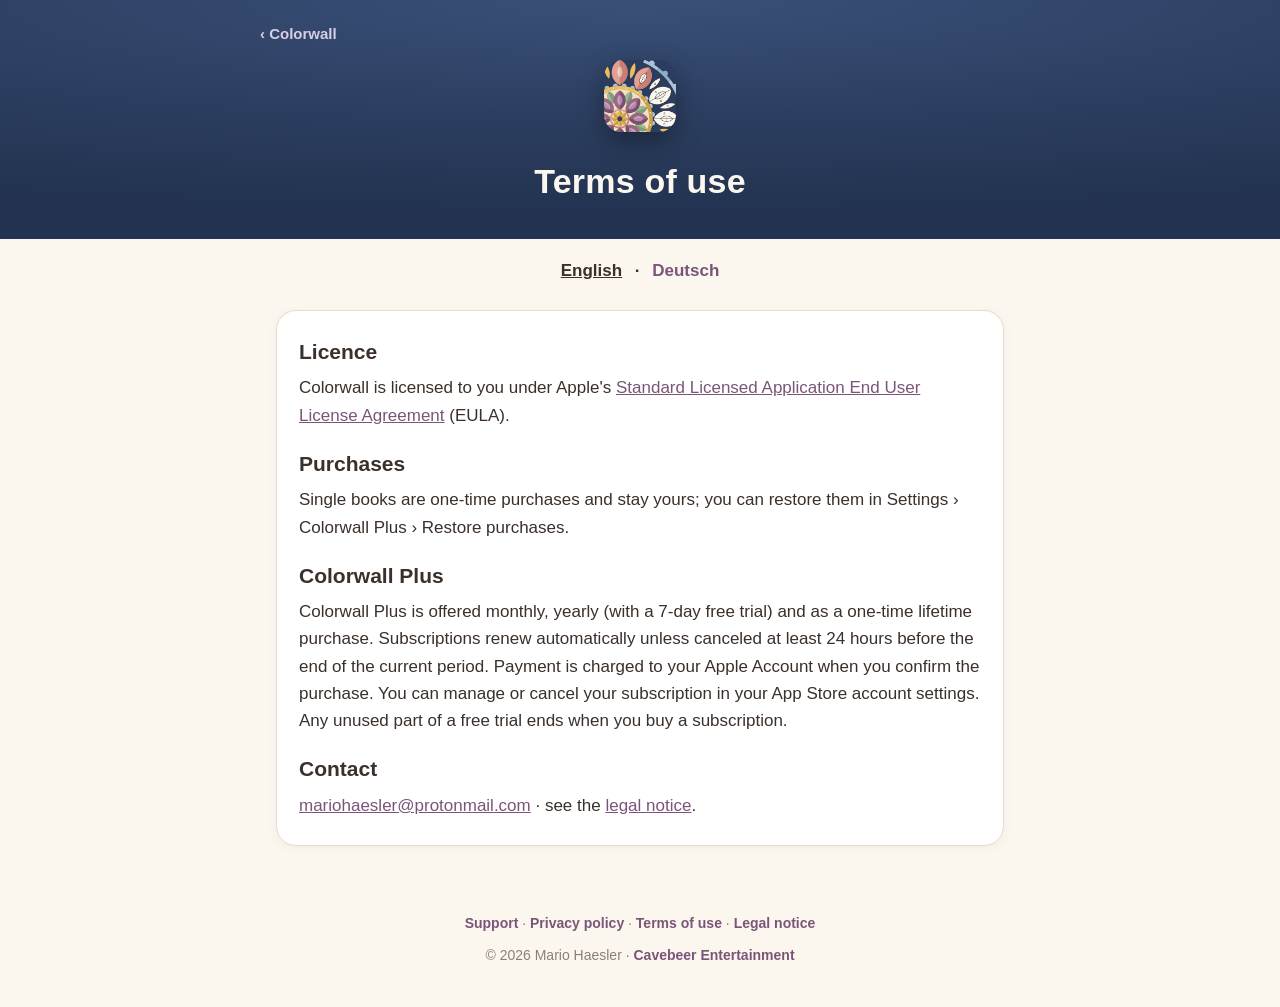
<file: terms.html>
<!doctype html>
<html lang="en">
<head>
<meta charset="utf-8">
<meta name="viewport" content="width=device-width, initial-scale=1">
<title>Terms of Use – Colorwall</title>
<meta name="description" content="Terms of use of the Colorwall coloring app: Apple's standard licence agreement, purchases and subscriptions.">
<meta name="theme-color" content="#2b3d5e">
<link rel="icon" href="favicon.png">
<link rel="stylesheet" href="style.css?v=1">
<script src="site.js"></script>
</head>
<body>
<header>
  <a class="studio-back page" href="index.html">&lsaquo; Colorwall</a>
  <img class="small" src="icon.png" alt="Colorwall">
  <h1><span data-lang="en">Terms of use</span><span data-lang="de">Nutzungsbedingungen</span></h1>
</header>
<nav class="lang"><a href="#en">English</a> · <a href="#de">Deutsch</a></nav>
<main>
<div data-lang="en">
<section class="card">
  <h2>Licence</h2>
  <p>Colorwall is licensed to you under Apple's <a href="https://www.apple.com/legal/internet-services/itunes/dev/stdeula/">Standard Licensed Application End User License
  Agreement</a> (EULA).</p>
  <h2>Purchases</h2>
  <p>Single books are one-time purchases and stay yours; you can restore them in Settings › Colorwall Plus ›
  Restore purchases.</p>
  <h2>Colorwall Plus</h2>
  <p>Colorwall Plus is offered monthly, yearly (with a 7-day free trial) and as a one-time lifetime purchase.
  Subscriptions renew automatically unless canceled at least 24 hours before the end of the current period. Payment is
  charged to your Apple Account when you confirm the purchase. You can manage or cancel your subscription in your App
  Store account settings. Any unused part of a free trial ends when you buy a subscription.</p>
  <h2>Contact</h2>
  <p><a href="mailto:mariohaesler@protonmail.com">mariohaesler@protonmail.com</a> · see the
  <a class="page" href="impressum.html">legal notice</a>.</p>
</section>
</div>
<div data-lang="de">
<section class="card">
  <h2>Lizenz</h2>
  <p>Colorwall wird dir unter Apples <a href="https://www.apple.com/legal/internet-services/itunes/dev/stdeula/">Standard-Lizenzvertrag für Apps</a> (EULA) überlassen.</p>
  <h2>Käufe</h2>
  <p>Einzelne Bücher sind Einmalkäufe und bleiben dir erhalten; du holst sie unter Einstellungen › Colorwall Plus ›
  Käufe wiederherstellen zurück.</p>
  <h2>Colorwall Plus</h2>
  <p>Colorwall Plus gibt es monatlich, jährlich (mit 7 Tagen Gratis-Test) und als einmaligen Kauf für immer. Abos
  verlängern sich automatisch, wenn sie nicht spätestens 24 Stunden vor Ende des laufenden Zeitraums gekündigt werden.
  Die Zahlung wird bei Bestätigung des Kaufs über deinen Apple Account abgerechnet. Du kannst dein Abo in den
  Einstellungen deines App-Store-Kontos verwalten oder kündigen. Ein nicht genutzter Teil des Gratis-Tests verfällt,
  wenn du ein Abo kaufst.</p>
  <h2>Kontakt</h2>
  <p><a href="mailto:mariohaesler@protonmail.com">mariohaesler@protonmail.com</a> · siehe
  <a class="page" href="impressum.html">Impressum</a>.</p>
</section>
</div>
</main>
<footer>
  <a class="page" href="index.html">Support</a> ·
  <a class="page" href="privacy.html"><span data-lang="en">Privacy policy</span><span data-lang="de">Datenschutzerklärung</span></a> ·
  <a class="page" href="terms.html"><span data-lang="en">Terms of use</span><span data-lang="de">Nutzungsbedingungen</span></a> ·
  <a class="page" href="impressum.html"><span data-lang="en">Legal notice</span><span data-lang="de">Impressum</span></a>
  <p>© 2026 Mario Haesler · <a href="../">Cavebeer Entertainment</a></p>
</footer>
</body>
</html>
</file>
<file: style.css>
/* Colorwall - support, privacy and legal pages (GitHub Pages; no cookies, no third-party content).
   The app's own colours: warm paper, ink, the plum accent and the night blue of its icon. */
:root {
  --bg: #fbf7ef;
  --card: #ffffff;
  --ink: #3b302a;
  --ink-soft: #8c7f74;
  --line: #e6dcca;
  --accent: #8e6a8c;
  --butter: #f3e3b8;
  --night: #2b3d5e;
  --link: #7a5578;
}

@media (prefers-color-scheme: dark) {
  :root:not([data-theme="light"]) {
    --bg: #1c2233;
    --card: #262d42;
    --ink: #f3ece2;
    --ink-soft: #b7ab9e;
    --line: #3a4258;
    --accent: #d9b4d6;
    --link: #d9b4d6;
  }
}

* { box-sizing: border-box; }

body {
  margin: 0;
  background: var(--bg);
  color: var(--ink);
  font-family: ui-rounded, "SF Pro Rounded", -apple-system, BlinkMacSystemFont, "Segoe UI", Roboto, sans-serif;
  font-size: 17px;
  line-height: 1.6;
  -webkit-font-smoothing: antialiased;
}

header {
  background: radial-gradient(120% 90% at 50% 0%, #3a5079 0%, var(--night) 60%, #223250 100%);
  padding: 22px 16px 28px;
  text-align: center;
  color: #fbf7ef;
}
header img { width: 104px; height: 104px; border-radius: 24px; box-shadow: 0 10px 26px rgba(0, 0, 0, 0.35); }
header img.small { width: 72px; height: 72px; border-radius: 17px; }
header h1 { margin: 14px 0 2px; font-size: 34px; font-weight: 800; letter-spacing: 0.2px; }
header p { margin: 0 auto; max-width: 30ch; color: var(--butter); font-weight: 600; text-wrap: balance; }

.studio-back { display: block; text-align: left; max-width: 760px; margin: 0 auto 14px; color: #d8cfe6;
               text-decoration: none; font-weight: 700; font-size: 15px; }
.badge { display: inline-block; margin: 18px 0 0; padding: 10px 20px; border-radius: 999px;
         background: rgba(251, 247, 239, 0.12); border: 1.5px solid rgba(251, 247, 239, 0.35);
         color: #fbf7ef; font-weight: 700; font-size: 15px; }

nav.lang { text-align: center; margin: 18px 0 0; font-weight: 700; }
nav.lang a { color: var(--link); text-decoration: none; margin: 0 8px; }
nav.lang a.on { color: var(--ink); text-decoration: underline; }

main { max-width: 760px; margin: 0 auto; padding: 8px 16px 40px; }

.card {
  background: var(--card);
  border: 1px solid var(--line);
  border-radius: 20px;
  padding: 6px 22px 18px;
  margin: 18px 0 0;
  box-shadow: 0 2px 10px rgba(59, 48, 42, 0.05);
}
.card h2 { font-size: 21px; margin: 18px 0 6px; }
.card h3 { font-size: 17px; margin: 18px 0 2px; color: var(--accent); }
.card p, .card li { margin: 0 0 8px; }
.card ul { padding-left: 20px; margin: 8px 0; }
.soft { color: var(--ink-soft); font-size: 15px; }
a { color: var(--link); }

[data-lang] { display: none; }
html:not(.js) [data-lang="en"], [data-lang].shown { display: block; }
span[data-lang].shown, html:not(.js) span[data-lang="en"] { display: inline; }

footer { text-align: center; padding: 26px 16px 40px; color: var(--ink-soft); font-size: 14px; }
footer a { color: var(--link); text-decoration: none; font-weight: 700; }
footer p { margin: 10px 0 0; }

/* The content page (index.html, de/index.html; 2026-11-16): hero with the store button, sections, screenshots,
   prices, FAQ. The legal pages above do not use these classes. */
header.hero { padding: 22px 16px 34px; }
header.hero h1 { margin: 16px auto 8px; max-width: 16ch; font-size: 38px; line-height: 1.12; text-wrap: balance; }
header.hero h1 .sub { display: block; margin-top: 4px; font-size: 25px; font-weight: 700; color: var(--butter); }
header.hero .pitch { max-width: 32ch; color: #fbf7ef; font-size: 19px; font-weight: 600; }
.store-btn { display: inline-flex; flex-direction: column; align-items: center; margin: 22px 0 0; padding: 9px 28px 11px;
             border-radius: 16px; background: #fbf7ef; color: var(--night); text-decoration: none; line-height: 1.25;
             box-shadow: 0 8px 22px rgba(0, 0, 0, 0.28); }
.store-btn small { font-size: 12px; font-weight: 800; letter-spacing: 0.08em; text-transform: uppercase; color: #8e6a8c; }
.store-btn span { font-size: 19px; font-weight: 800; }
header.hero .platform { margin: 14px auto 0; max-width: none; color: #d8cfe6; font-size: 14px; font-weight: 600; }

.card ol.steps { padding-left: 22px; margin: 8px 0 10px; }
.card ol.steps li { margin: 0 0 10px; padding-left: 4px; }
.card ol.steps li::marker { color: var(--accent); font-weight: 800; }

.card ul.shots { list-style: none; display: grid; grid-template-columns: repeat(2, minmax(0, 1fr)); gap: 12px;
         margin: 14px 0 10px; padding: 0; }
@media (min-width: 620px) { .card ul.shots { grid-template-columns: repeat(3, minmax(0, 1fr)); } }
.card .shots li { margin: 0; }
.shots img { display: block; width: 100%; height: auto; border-radius: 14px; border: 1px solid var(--line);
             background: var(--bg); }

.prices { margin: 10px 0 12px; }
.prices div { padding: 10px 0; border-bottom: 1px solid var(--line); }
.prices div:last-child { border-bottom: 0; }
.prices dt { font-weight: 800; color: var(--accent); }
.prices dd { margin: 2px 0 0; }

.card ul.more { list-style: none; padding: 0; }
.card ul.more li { margin: 0 0 10px; }
.card ul.more a { font-weight: 700; }
footer.site a { white-space: nowrap; }

/* In-app browsers (TikTok, Instagram, Facebook) cannot open the App Store: the way out through the browser's menu. */
.store-btn[hidden] { display: none; }
.iab { position: relative; max-width: 420px; margin: 18px auto 2px; padding: 16px 18px 18px; text-align: left;
       background: #fbf7ef; border: 2px solid var(--butter); border-radius: 18px; color: #3b302a; }
.iab[hidden] { display: none; }
.iab-title { font-weight: 800; font-size: 18px; margin: 0 0 8px; padding-right: 34px; color: #3b302a; }
.iab ol { margin: 0 0 14px; padding-left: 22px; font-weight: 600; color: #3b302a; }
.iab li { color: #3b302a; }
.iab-arrow { position: absolute; top: 6px; right: 14px; font-size: 30px; font-weight: 900; color: #8e6a8c; }
.iab-button { width: 100%; padding: 11px 14px; border: 0; border-radius: 12px; background: var(--butter); color: #2b3d5e;
              font: inherit; font-weight: 800; cursor: pointer; }
</file>
